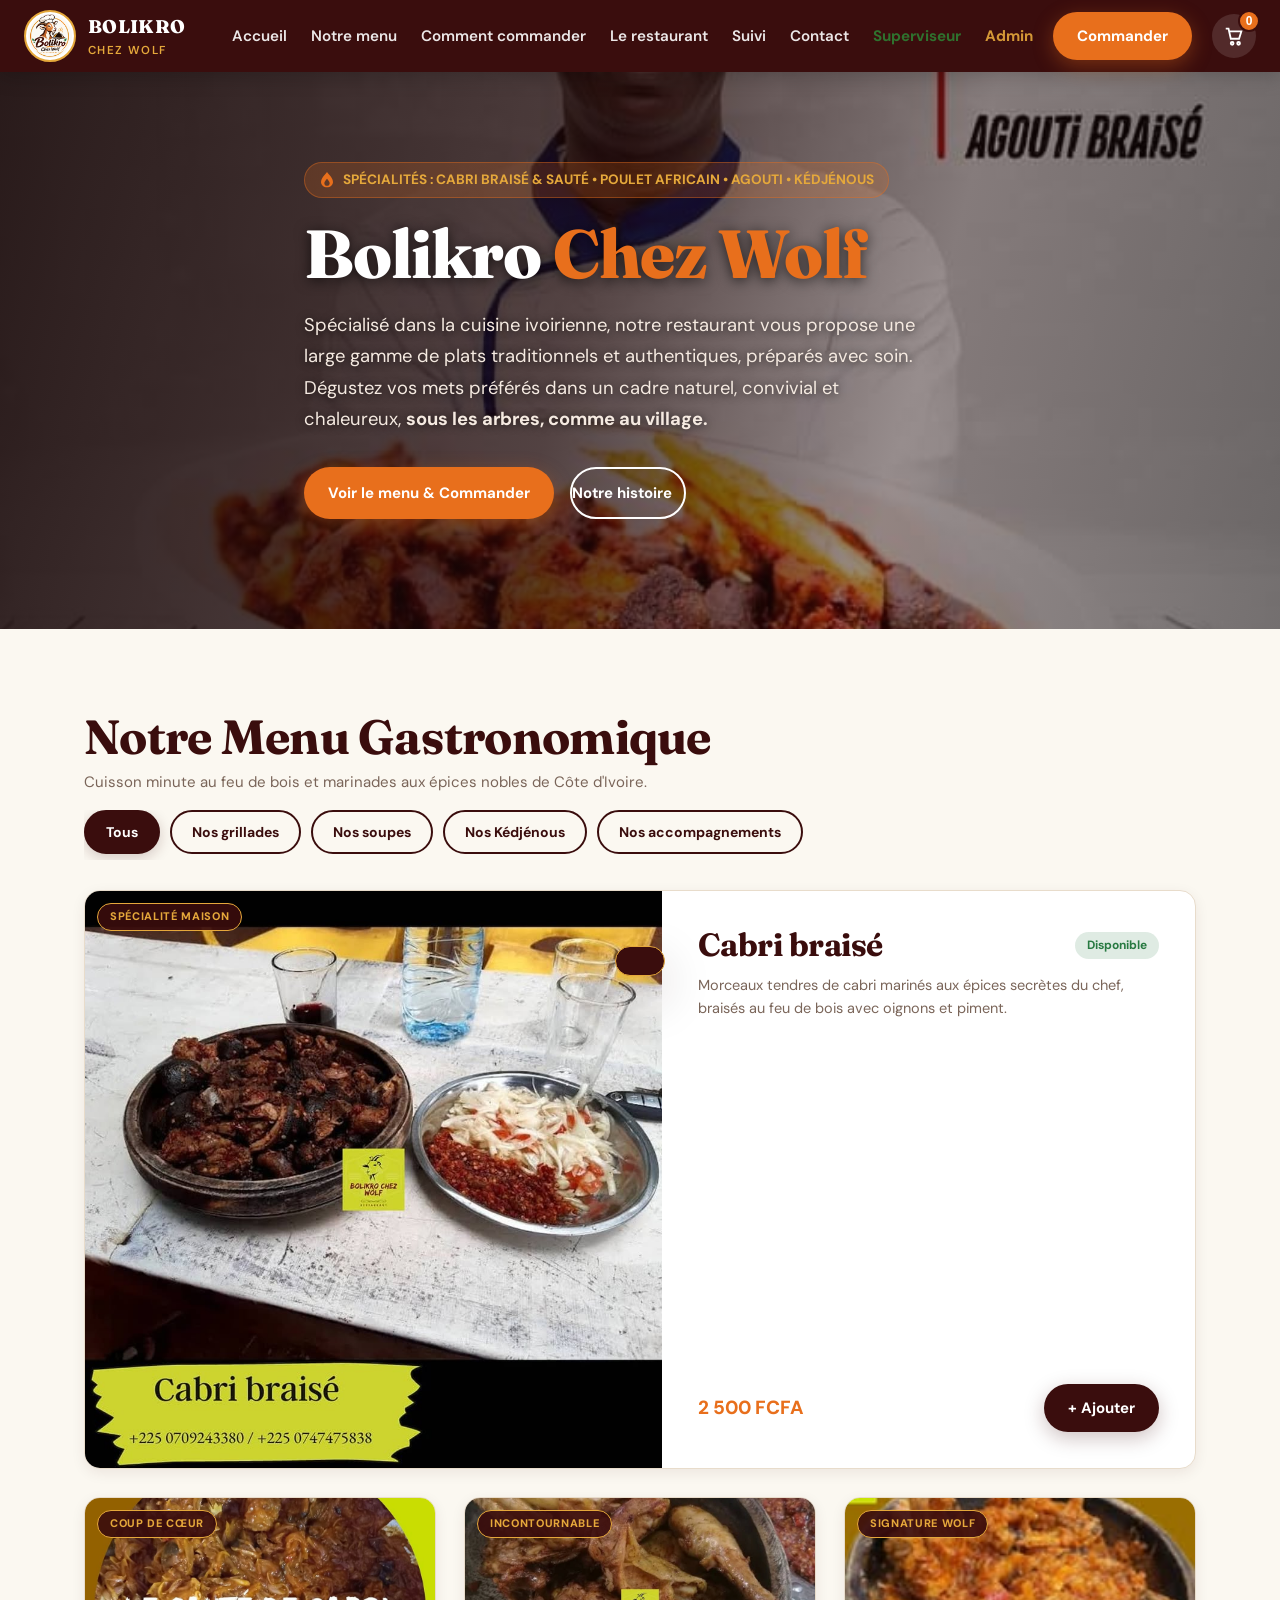
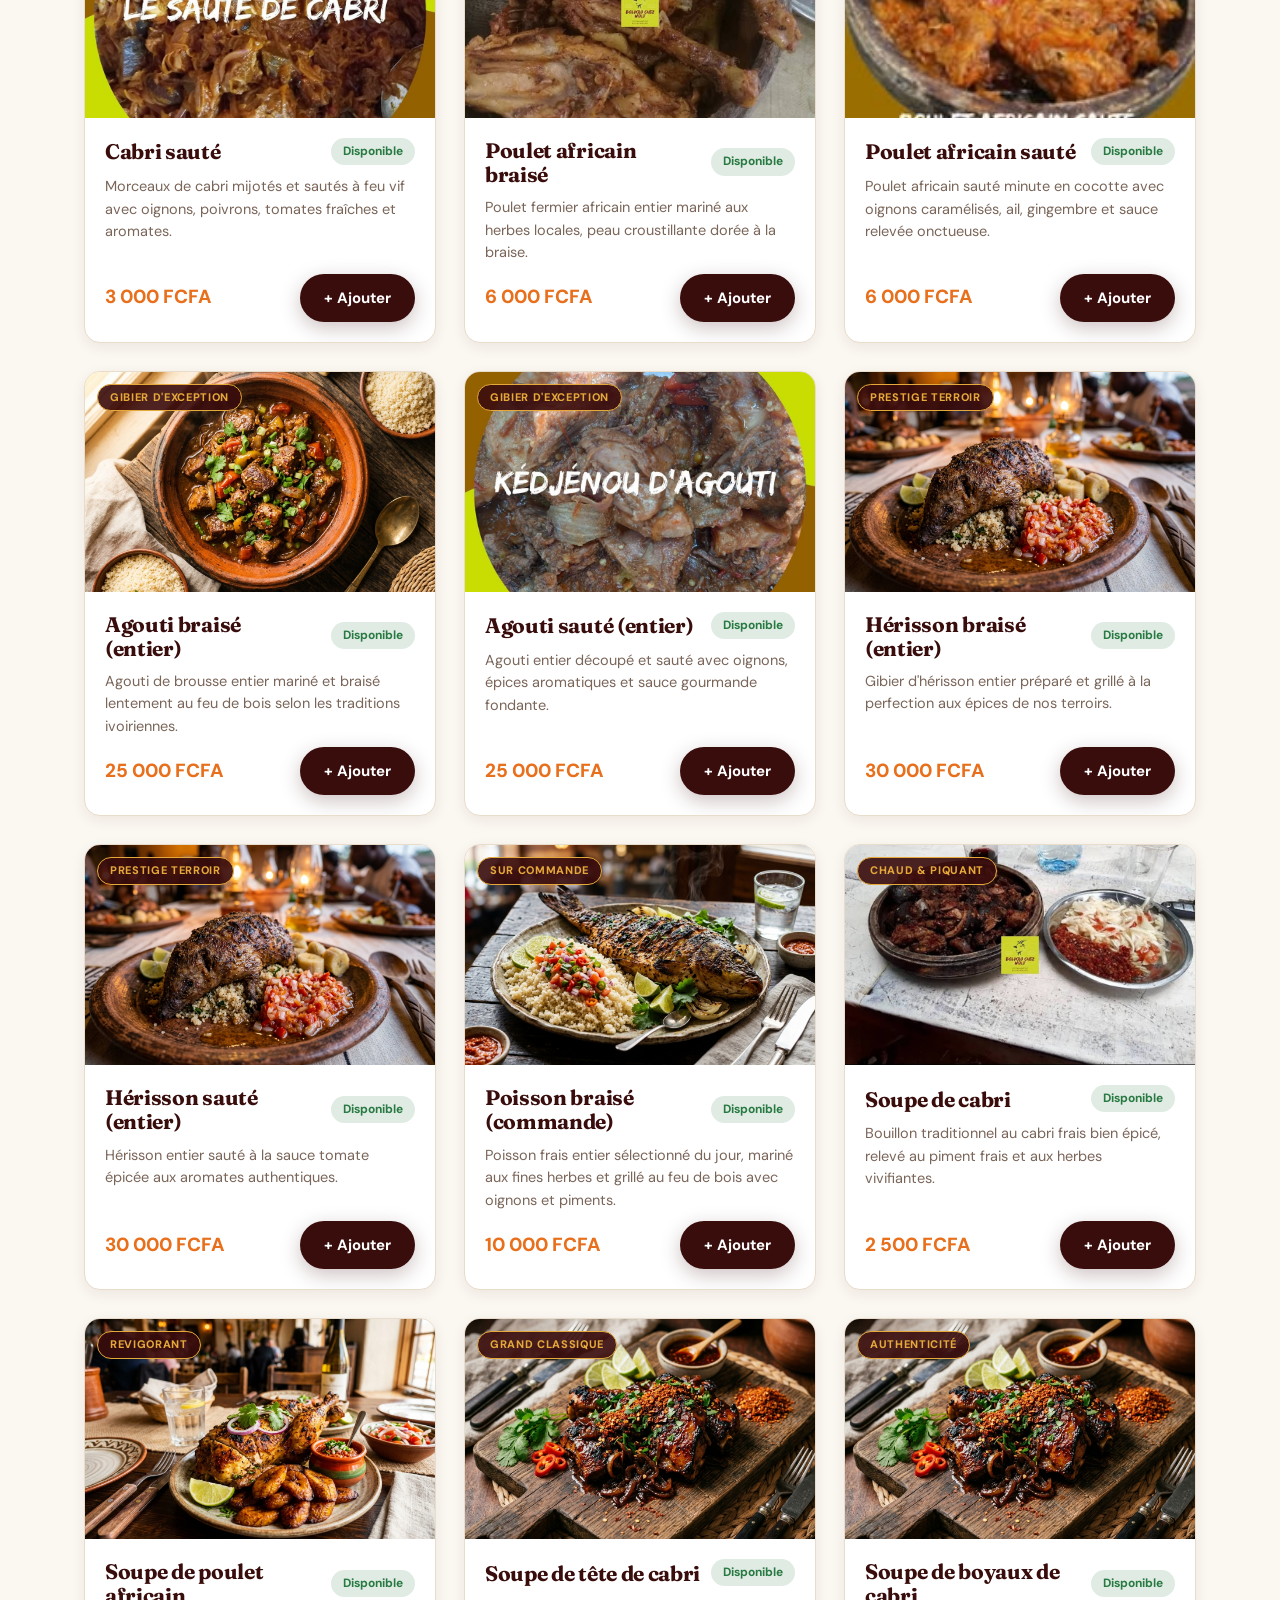
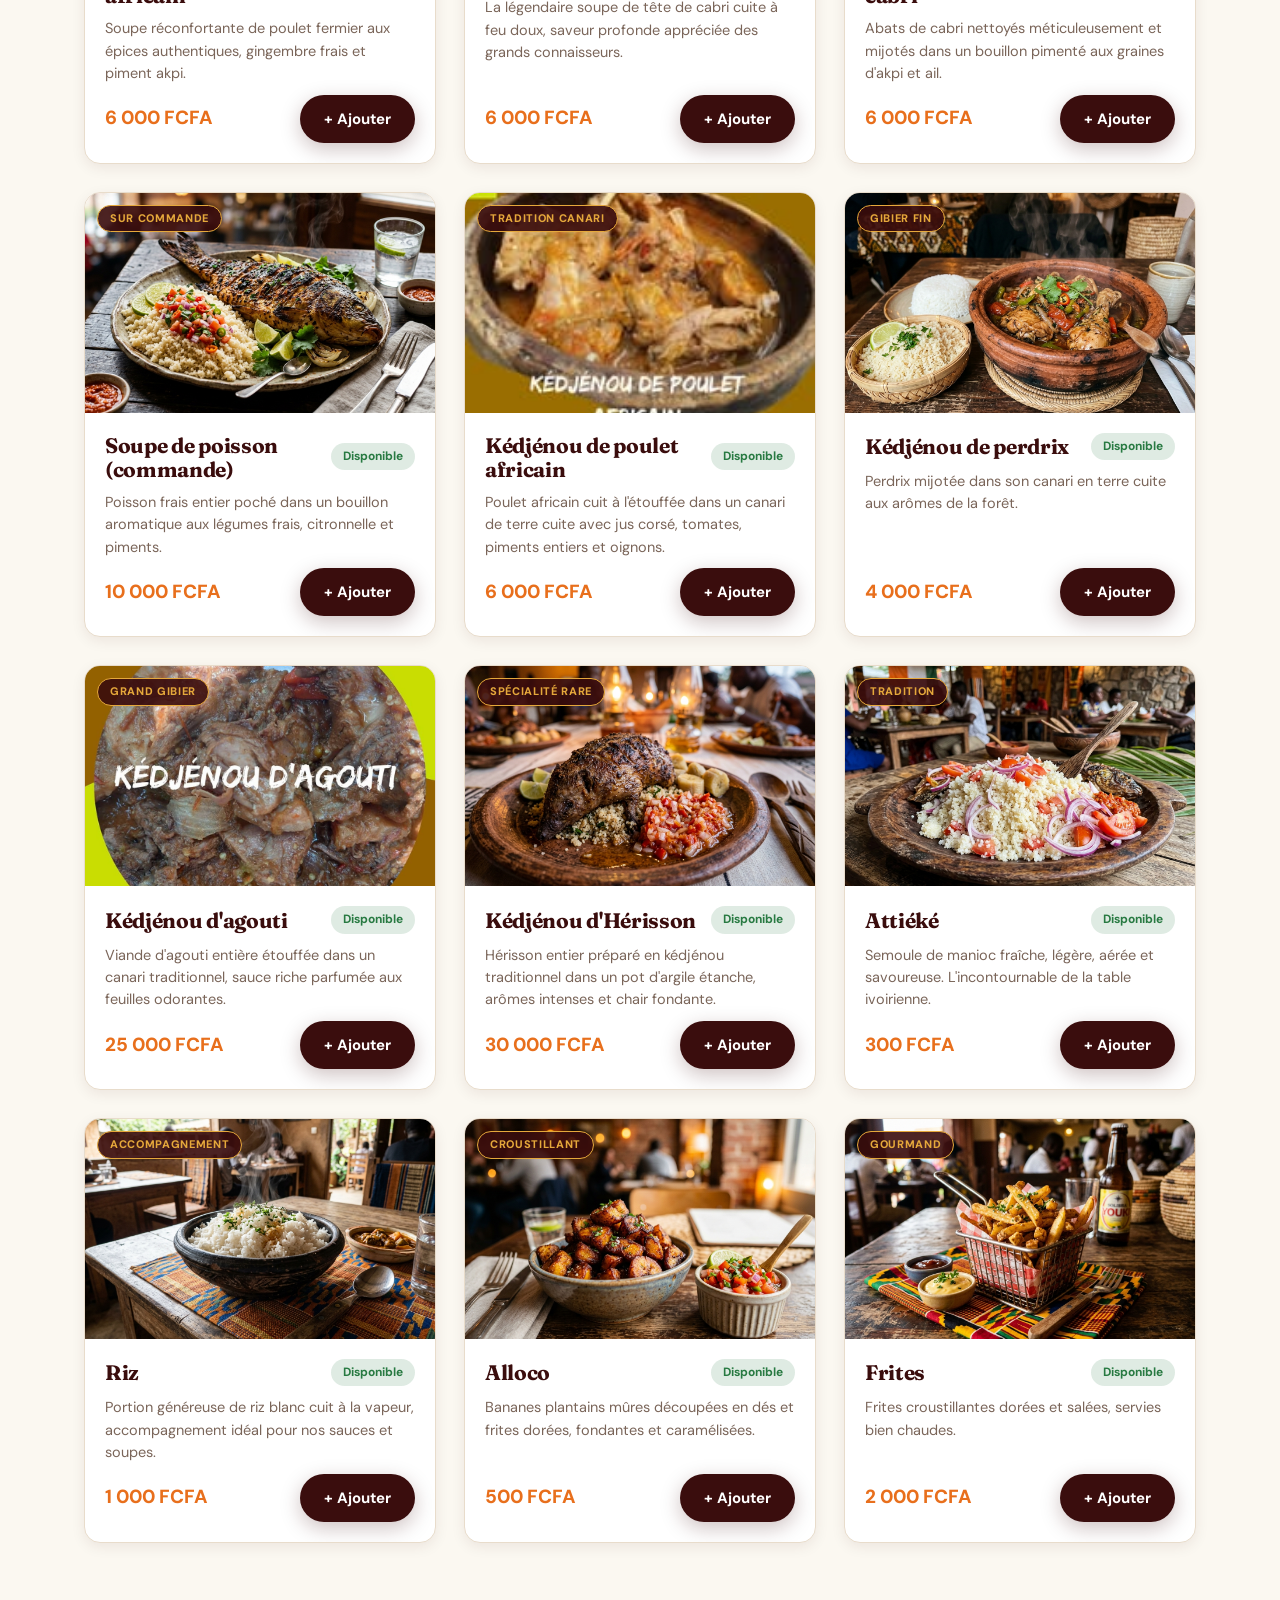
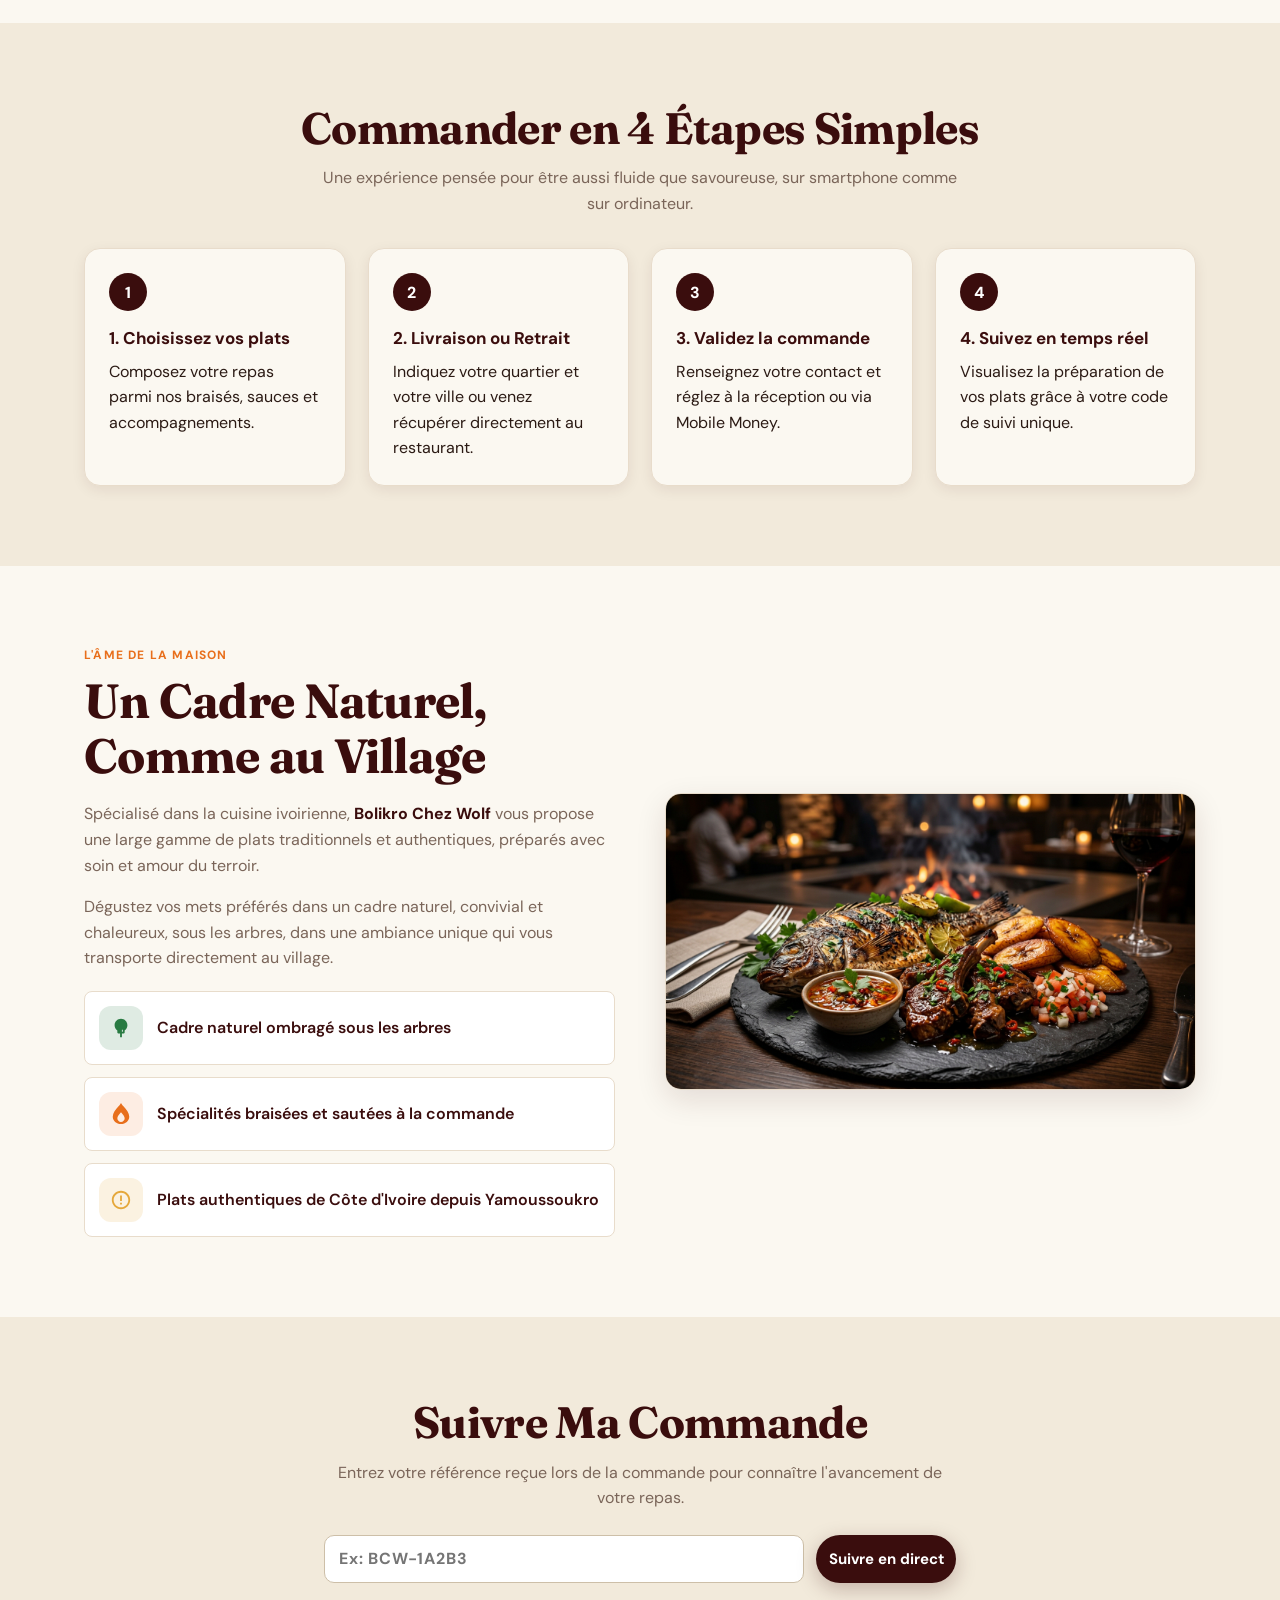
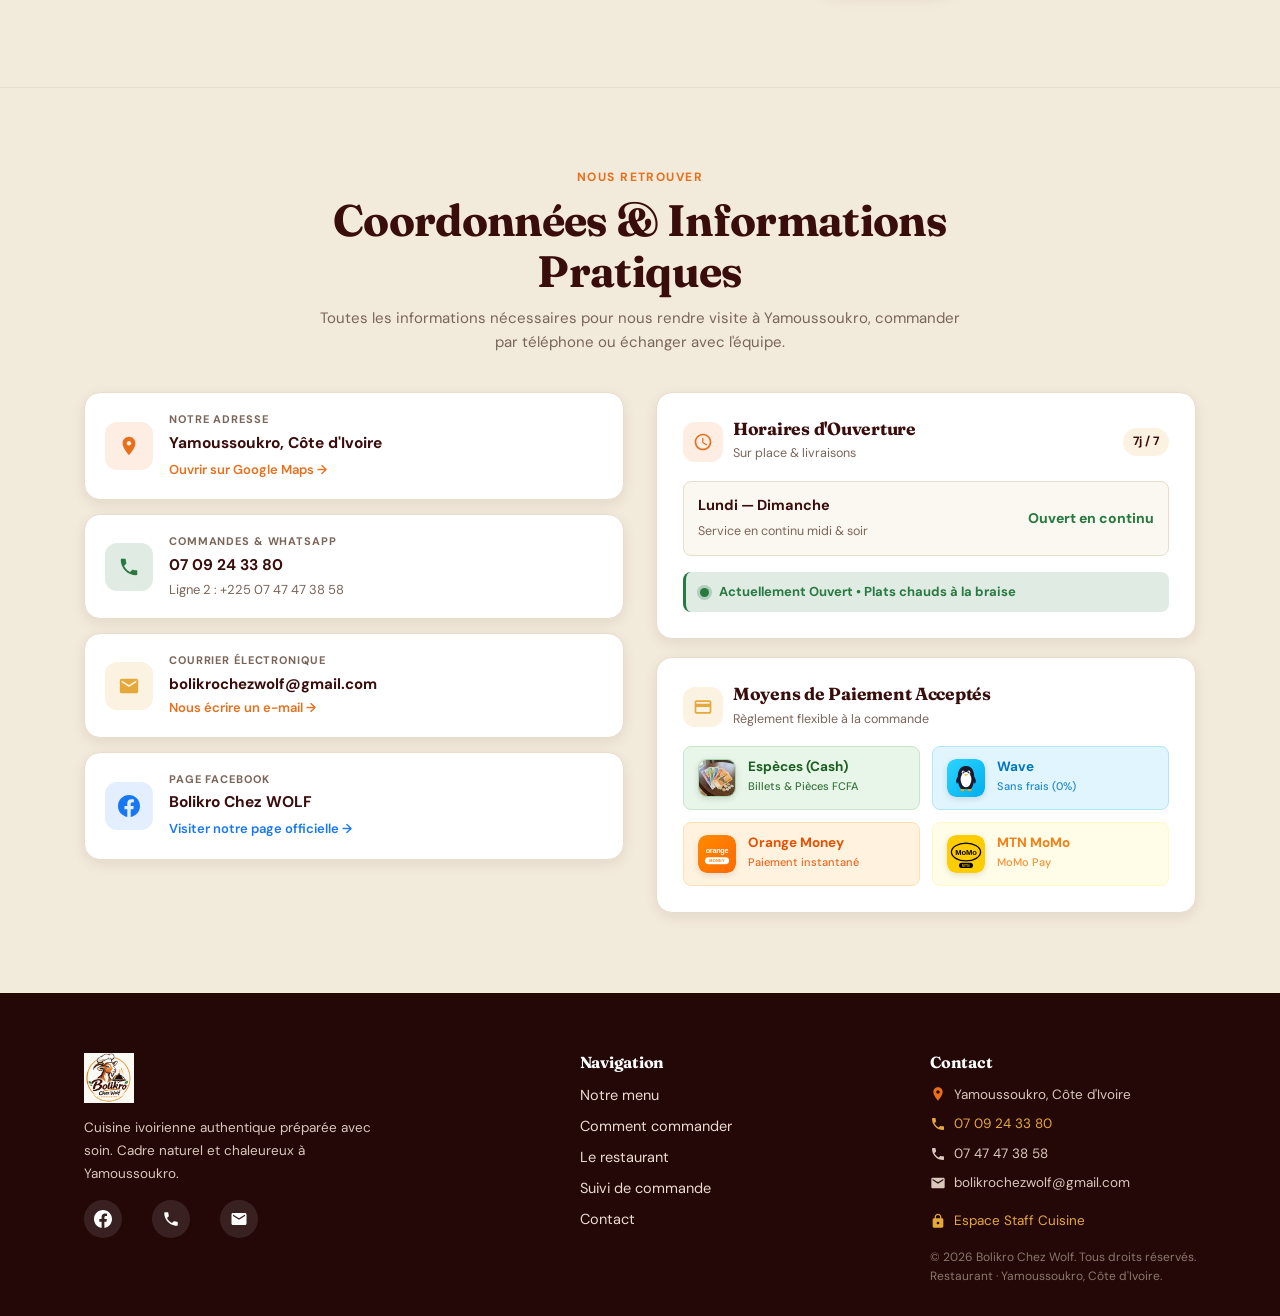
<file: index.html>
<!doctype html>
<html lang="fr">

<head>
  <meta charset="utf-8">
  <meta name="viewport" content="width=device-width, initial-scale=1">
  <title>Bolikro Chez Wolf · Restaurant Gastronomique Ivoirien — Yamoussoukro</title>
  <meta name="description"
    content="Restaurant Bolikro Chez Wolf à Yamoussoukro, Côte d'Ivoire. Cuisine ivoirienne authentique : cabri braisé, poulet africain, carpe braisée, agouti sauté. Ambiance naturelle et conviviale, comme au village.">

  <link rel="preconnect" href="https://fonts.googleapis.com">
  <link rel="preconnect" href="https://fonts.gstatic.com" crossorigin>
  <link
    href="https://fonts.googleapis.com/css2?family=DM+Sans:ital,opsz,wght@0,9..40,400..800;1,9..40,400..800&family=Fraunces:ital,opsz,wght@0,9..144,600..900;1,9..144,600..900&display=swap"
    rel="stylesheet">

  <link rel="icon" href="assets/images/logo.png">
  <link rel="stylesheet" href="assets/css/style.css?v=14">
</head>

<body>

  <!-- =========================================================================
       NAVIGATION BAR
       ========================================================================= -->
  <header class="nav">
    <a class="brand" href="#accueil" title="Bolikro Chez Wolf">
      <img src="assets/images/logo.png" alt="Logo Bolikro Chez Wolf">
      <div class="brand-text">
        <span class="brand-title">BOLIKRO</span>
        <span class="brand-sub">Chez Wolf</span>
      </div>
    </a>

    <nav id="nav-links" aria-label="Navigation principale">
      <a href="#accueil">Accueil</a>
      <a href="#menu">Notre menu</a>
      <a href="#etapes">Comment commander</a>
      <a href="#apropos">Le restaurant</a>
      <a href="#suivi">Suivi</a>
      <a href="#contact">Contact</a>
      <a href="superviseur.html" style="color: #2e7d32; font-weight: 700;">Superviseur</a>
      <a href="admin.html" style="color: var(--gold); font-weight: 700;">Admin</a>
    </nav>

    <a class="btn" href="#menu">Commander</a>

    <button class="cart" id="cartBtn" aria-label="Ouvrir le panier">
      <svg width="22" height="22" viewBox="0 0 24 24" fill="none" stroke="currentColor" stroke-width="2">
        <path d="M3 4h3l2.5 11h9L20 7H7" />
        <circle cx="10" cy="20" r="1.5" />
        <circle cx="17" cy="20" r="1.5" />
      </svg>
      <b id="cnt">0</b>
    </button>

    <button id="burger" aria-label="Menu Mobile">☰</button>
  </header>

  <!-- =========================================================================
       MAIN CONTENT
       ========================================================================= -->
  <main>
    <!-- HERO SECTION -->
    <section class="hero" id="accueil">
      <!-- Carrousel de fond -->
      <div class="hero-carousel" aria-hidden="true">
        <div class="hero-slide active" style="background-image:url('assets/images/hero_bolikro_affiche.jpg')"></div>
        <div class="hero-slide" style="background-image:url('assets/images/hero.jpg')"></div>
        <div class="hero-slide" style="background-image:url('assets/images/cabri.jpg')"></div>
        <div class="hero-slide" style="background-image:url('assets/images/carpe.jpg')"></div>
        <div class="hero-slide" style="background-image:url('assets/images/poulet.jpg')"></div>
      </div>
      <div class="hero-overlay" aria-hidden="true"></div>
      <div class="wrap">
        <div>
          <div
            style="display:inline-flex; align-items:center; gap:8px; background:rgba(232,111,28,0.2); border:1px solid rgba(232,111,28,0.4); padding:6px 14px; border-radius:999px; font-size:0.85rem; font-weight:700; color:var(--gold); margin-bottom:16px;">
            <svg width="16" height="16" viewBox="0 0 24 24" fill="var(--or)">
              <path
                d="M12 23c-4.97 0-9-3.58-9-8 0-4.08 3.05-7.74 6.32-11.45C10 2.8 11.2 1.5 12 0c.8 1.5 2 2.8 2.68 3.55C17.95 7.26 21 10.92 21 15c0 4.42-4.03 8-9 8zm0-13c-2.33 2.67-4 4.88-4 6.75 0 2.21 1.79 4 4 4s4-1.79 4-4c0-1.87-1.67-4.08-4-6.75z" />
            </svg>
            <span>SPÉCIALITÉS : CABRI BRAISÉ & SAUTÉ • POULET AFRICAIN • AGOUTI • KÉDJÉNOUS</span>
          </div>
          <h1>
            Bolikro <span>Chez Wolf</span>
          </h1>
          <p>
            Spécialisé dans la cuisine ivoirienne, notre restaurant vous propose une large gamme de plats traditionnels
            et authentiques, préparés avec soin. Dégustez vos mets préférés dans un cadre naturel, convivial et
            chaleureux, <strong>sous les arbres, comme au village.</strong>
          </p>
          <div class="acts">
            <a class="btn" href="#menu">Voir le menu & Commander</a>
            <a class="btn ln" href="#apropos">Notre histoire</a>
          </div>
        </div>
      </div>
    </section>


    <!-- SECTION MENU -->
    <section id="menu">
      <div class="wrap">
        <div class="sec-h">
          <div>
            <h2>Notre Menu Gastronomique</h2>
            <p style="color:var(--mu); margin-top:6px; font-size:15px;">Cuisson minute au feu de bois et marinades aux
              épices nobles de Côte d'Ivoire.</p>
          </div>
          <div class="tabs" id="tabs" role="group" aria-label="Catégories du menu"></div>
        </div>

        <div class="grid" id="grid">
          <!-- Injecté dynamiquement par app.js -->
        </div>
      </div>
    </section>

    <!-- SECTION 4 ÉTAPES -->
    <section class="soft" id="etapes">
      <div class="wrap">
        <h2 style="font-size:clamp(30px,4vw,44px); text-align:center; margin-bottom:12px;">Commander en 4 Étapes Simples
        </h2>
        <p style="text-align:center; color:var(--mu); max-width:60ch; margin:auto;">Une expérience pensée pour être
          aussi fluide que savoureuse, sur smartphone comme sur ordinateur.</p>

        <ol class="steps">
          <li>
            <b>1. Choisissez vos plats</b>
            Composez votre repas parmi nos braisés, sauces et accompagnements.
          </li>
          <li>
            <b>2. Livraison ou Retrait</b>
            Indiquez votre quartier et votre ville ou venez récupérer directement au restaurant.
          </li>
          <li>
            <b>3. Validez la commande</b>
            Renseignez votre contact et réglez à la réception ou via Mobile Money.
          </li>
          <li>
            <b>4. Suivez en temps réel</b>
            Visualisez la préparation de vos plats grâce à votre code de suivi unique.
          </li>
        </ol>
      </div>
    </section>

    <!-- LE RESTAURANT / À PROPOS -->
    <section id="apropos">
      <div class="wrap two">
        <div>
          <span
            style="color:var(--or); font-weight:700; text-transform:uppercase; font-size:12px; letter-spacing:0.1em; display:block; margin-bottom:8px;">L'Âme
            de la Maison</span>
          <h2 style="font-size:clamp(32px,4vw,48px); margin-bottom:18px;">Un Cadre Naturel, Comme au Village</h2>
          <p style="color:var(--mu); font-size:16px; margin-bottom:16px;">
            Spécialisé dans la cuisine ivoirienne, <strong style="color:var(--ink);">Bolikro Chez Wolf</strong> vous
            propose une large gamme de plats traditionnels et authentiques, préparés avec soin et amour du terroir.
          </p>
          <p style="color:var(--mu); font-size:16px; margin-bottom:20px;">
            Dégustez vos mets préférés dans un cadre naturel, convivial et chaleureux, sous les arbres, dans une
            ambiance unique qui vous transporte directement au village.
          </p>
          <div style="display:flex; flex-direction:column; gap:12px;">
            <div
              style="display:flex; align-items:center; gap:14px; padding:14px; background:#FFF; border-radius:var(--r-sm); border:1px solid var(--border);">
              <span class="contact-ico" style="background:var(--lf-soft); color:var(--lf);">
                <svg width="22" height="22" viewBox="0 0 24 24" fill="currentColor">
                  <path
                    d="M12 2C8.13 2 5 5.13 5 9c0 2.38 1.19 4.47 3 5.74V17c0 .55.45 1 1 1h2v4h2v-4h2c.55 0 1-.45 1-1v-2.26c1.81-1.27 3-3.36 3-5.74 0-3.87-3.13-7-7-7zm-1 14h-1v-2.2c.62.13 1.28.2 2 .2s1.38-.07 2-.2V16h-1v-2.07c1.78-.34 3.2-1.74 3.73-3.53C17.06 7.6 14.77 5.09 12 5.09S6.94 7.6 6.27 10.4c.53 1.79 1.95 3.19 3.73 3.53V16z" />
                </svg>
              </span>
              <span style="font-weight:600; color:var(--ink);">Cadre naturel ombragé sous les arbres</span>
            </div>
            <div
              style="display:flex; align-items:center; gap:14px; padding:14px; background:#FFF; border-radius:var(--r-sm); border:1px solid var(--border);">
              <span class="contact-ico" style="background:rgba(232,111,28,0.12); color:var(--or);">
                <svg width="22" height="22" viewBox="0 0 24 24" fill="currentColor">
                  <path
                    d="M12 23c-4.97 0-9-3.58-9-8 0-4.08 3.05-7.74 6.32-11.45C10 2.8 11.2 1.5 12 0c.8 1.5 2 2.8 2.68 3.55C17.95 7.26 21 10.92 21 15c0 4.42-4.03 8-9 8zm0-13c-2.33 2.67-4 4.88-4 6.75 0 2.21 1.79 4 4 4s4-1.79 4-4c0-1.87-1.67-4.08-4-6.75z" />
                </svg>
              </span>
              <span style="font-weight:600; color:var(--ink);">Spécialités braisées et sautées à la commande</span>
            </div>
            <div
              style="display:flex; align-items:center; gap:14px; padding:14px; background:#FFF; border-radius:var(--r-sm); border:1px solid var(--border);">
              <span class="contact-ico" style="background:var(--gold-soft); color:var(--gold);">
                <svg width="22" height="22" viewBox="0 0 24 24" fill="currentColor">
                  <path
                    d="M12 2C6.48 2 2 6.48 2 12s4.48 10 10 10 10-4.48 10-10S17.52 2 12 2zm0 18c-4.41 0-8-3.59-8-8s3.59-8 8-8 8 3.59 8 8-3.59 8-8 8zm-1-13h2v6h-2zm0 8h2v2h-2z" />
                </svg>
              </span>
              <span style="font-weight:600; color:var(--ink);">Plats authentiques de Côte d'Ivoire depuis
                Yamoussoukro</span>
            </div>
          </div>
        </div>

        <div>
          <img src="assets/images/hero.jpg" alt="Ambiance Bolikro Chez Wolf, cadre naturel Yamoussoukro"
            style="border-radius:var(--r); box-shadow:var(--shadow-md); border:1px solid var(--border);">
        </div>
      </div>
    </section>

    <!-- SUIVI DE COMMANDE INTERACTIF -->
    <section class="soft" id="suivi">
      <div class="wrap" style="max-width:680px;">
        <h2 style="font-size:clamp(30px,4vw,44px); text-align:center; margin-bottom:12px;">Suivre Ma Commande</h2>
        <p style="text-align:center; color:var(--mu); margin-bottom:24px;">Entrez votre référence reçue lors de la
          commande pour connaître l'avancement de votre repas.</p>

        <form id="tf" class="track-form">
          <input id="num" placeholder="Ex: BCW-1A2B3" aria-label="Numéro de commande" autocomplete="off"
            style="font-weight:700; font-size:16px; letter-spacing:0.05em;">
          <button class="btn dk" style="min-width:140px;">Suivre en direct</button>
        </form>

        <div id="res" aria-live="polite" style="margin-top:24px;"></div>
      </div>
    </section>

    <!-- CONTACT & INFOS PRATIQUES -->
    <section id="contact" style="background: var(--iv2); border-top: 1px solid var(--border);">
      <div class="wrap">
        <div style="text-align:center; max-width:660px; margin:0 auto 38px;">
          <span
            style="color:var(--or); font-weight:700; text-transform:uppercase; font-size:12px; letter-spacing:0.12em; display:block; margin-bottom:8px;">Nous
            Retrouver</span>
          <h2 style="font-size:clamp(32px,4vw,44px); margin-bottom:10px;">Coordonnées & Informations Pratiques</h2>
          <p style="color:var(--mu); font-size:15px; margin:0;">Toutes les informations nécessaires pour nous rendre
            visite à Yamoussoukro, commander par téléphone ou échanger avec l'équipe.</p>
        </div>

        <div class="contact-grid">
          <!-- Colonne 1 : Coordonnées Directes -->
          <div style="display:flex; flex-direction:column; gap:14px;">
            <a class="contact-card" href="https://maps.app.goo.gl/Gt6iu7Uzi5nmxgsb9" target="_blank" rel="noopener">
              <span class="contact-ico" style="background:rgba(232,111,28,0.12); color:var(--or);">
                <svg width="22" height="22" viewBox="0 0 24 24" fill="currentColor">
                  <path
                    d="M12 2C8.13 2 5 5.13 5 9c0 5.25 7 13 7 13s7-7.75 7-13c0-3.87-3.13-7-7-7zm0 9.5c-1.38 0-2.5-1.12-2.5-2.5s1.12-2.5 2.5-2.5 2.5 1.12 2.5 2.5-1.12 2.5-2.5 2.5z" />
                </svg>
              </span>
              <div style="flex:1;">
                <span
                  style="font-size:11px; text-transform:uppercase; letter-spacing:0.08em; color:var(--mu); font-weight:700; display:block;">Notre
                  Adresse</span>
                <strong style="color:var(--ink); font-size:15.5px; display:block; margin-top:2px;">Yamoussoukro, Côte
                  d'Ivoire</strong>
                <span
                  style="color:var(--or); font-size:13px; font-weight:600; display:inline-flex; align-items:center; gap:4px; margin-top:2px;">Ouvrir
                  sur Google Maps →</span>
              </div>
            </a>

            <a class="contact-card" href="tel:+2250709243380">
              <span class="contact-ico" style="background:var(--lf-soft); color:var(--lf);">
                <svg width="22" height="22" viewBox="0 0 24 24" fill="currentColor">
                  <path
                    d="M6.62 10.79c1.44 2.83 3.76 5.14 6.59 6.59l2.2-2.2c.27-.27.67-.36 1.02-.24 1.12.37 2.33.57 3.57.57.55 0 1 .45 1 1V20c0 .55-.45 1-1 1-9.39 0-17-7.61-17-17 0-.55.45-1 1-1h3.5c.55 0 1 .45 1 1 0 1.25.2 2.45.57 3.57.11.35.03.74-.25 1.02l-2.2 2.2z" />
                </svg>
              </span>
              <div style="flex:1;">
                <span
                  style="font-size:11px; text-transform:uppercase; letter-spacing:0.08em; color:var(--mu); font-weight:700; display:block;">Commandes
                  & WhatsApp</span>
                <strong style="color:var(--ink); font-size:15.5px; display:block; margin-top:2px;">07 09 24 33
                  80</strong>
                <span style="color:var(--mu); font-size:13px; display:block; margin-top:2px;">Ligne 2 : +225 07 47 47 38
                  58</span>
              </div>
            </a>

            <a class="contact-card" href="mailto:bolikrochezwolf@gmail.com">
              <span class="contact-ico" style="background:var(--gold-soft); color:var(--gold);">
                <svg width="22" height="22" viewBox="0 0 24 24" fill="currentColor">
                  <path
                    d="M20 4H4c-1.1 0-1.99.9-1.99 2L2 18c0 1.1.9 2 2 2h16c1.1 0 2-.9 2-2V6c0-1.1-.9-2-2-2zm0 4l-8 5-8-5V6l8 5 8-5v2z" />
                </svg>
              </span>
              <div style="flex:1;">
                <span
                  style="font-size:11px; text-transform:uppercase; letter-spacing:0.08em; color:var(--mu); font-weight:700; display:block;">Courrier
                  Électronique</span>
                <strong
                  style="color:var(--ink); font-size:15px; display:block; margin-top:2px; word-break:break-all;">bolikrochezwolf@gmail.com</strong>
                <span style="color:var(--or); font-size:13px; font-weight:600; margin-top:2px; display:block;">Nous
                  écrire un e-mail →</span>
              </div>
            </a>

            <a class="contact-card" href="https://www.facebook.com/Bolikroyakrochezwolf/" target="_blank"
              rel="noopener">
              <span class="contact-ico" style="background:rgba(24, 119, 242, 0.12); color:#1877F2;">
                <svg width="22" height="22" viewBox="0 0 24 24" fill="currentColor">
                  <path
                    d="M24 12.073c0-6.627-5.373-12-12-12s-12 5.373-12 12c0 5.99 4.388 10.954 10.125 11.854v-8.385H7.078v-3.47h3.047V9.43c0-3.007 1.792-4.669 4.533-4.669 1.312 0 2.686.235 2.686.235v2.953H15.83c-1.491 0-1.956.925-1.956 1.874v2.25h3.328l-.532 3.47h-2.796v8.385C19.612 23.027 24 18.062 24 12.073z" />
                </svg>
              </span>
              <div style="flex:1;">
                <span
                  style="font-size:11px; text-transform:uppercase; letter-spacing:0.08em; color:var(--mu); font-weight:700; display:block;">Page
                  Facebook</span>
                <strong style="color:var(--ink); font-size:15.5px; display:block; margin-top:2px;">Bolikro Chez
                  WOLF</strong>
                <span
                  style="color:#1877F2; font-size:13px; font-weight:600; display:inline-flex; align-items:center; gap:4px; margin-top:2px;">Visiter
                  notre page officielle →</span>
              </div>
            </a>
          </div>

          <!-- Colonne 2 : Horaires & Moyens de Paiement -->
          <div style="display:flex; flex-direction:column; gap:18px;">
            <!-- Carte Horaires -->
            <div class="contact-info-box">
              <div style="display:flex; align-items:center; justify-content:space-between; gap:12px; flex-wrap:wrap;">
                <div style="display:flex; align-items:center; gap:10px;">
                  <span class="contact-ico"
                    style="width:40px; height:40px; background:rgba(232,111,28,0.12); color:var(--or);">
                    <svg width="20" height="20" viewBox="0 0 24 24" fill="currentColor">
                      <path
                        d="M11.99 2C6.47 2 2 6.48 2 12s4.47 10 9.99 10C17.52 22 22 17.52 22 12S17.52 2 11.99 2zM12 20c-4.42 0-8-3.58-8-8s3.58-8 8-8 8 3.58 8 8-3.58 8-8 8zm.5-13H11v6l5.25 3.15.75-1.23-4.5-2.67z" />
                    </svg>
                  </span>
                  <div>
                    <h3 style="font-size:17.5px; margin:0; color:var(--ink);">Horaires d'Ouverture</h3>
                    <small style="color:var(--mu); font-size:12.5px;">Sur place & livraisons</small>
                  </div>
                </div>
                <span
                  style="padding:4px 10px; background:var(--gold-soft); color:var(--ink); border-radius:999px; font-weight:700; font-size:12px;">7j
                  / 7</span>
              </div>

              <div
                style="display:flex; justify-content:space-between; align-items:center; padding:12px 14px; background:var(--iv); border-radius:var(--r-sm); border:1px solid var(--border);">
                <div>
                  <strong style="color:var(--ink); font-size:14.5px; display:block;">Lundi — Dimanche</strong>
                  <span style="color:var(--mu); font-size:12.5px;">Service en continu midi & soir</span>
                </div>
                <span style="color:var(--lf); font-weight:800; font-size:14px;">Ouvert en continu</span>
              </div>

              <div
                style="padding:10px 14px; background:var(--lf-soft); border-radius:var(--r-sm); border-left:3px solid var(--lf); display:flex; align-items:center; gap:10px;">
                <span
                  style="width:9px; height:9px; border-radius:50%; background:var(--lf); display:inline-block; box-shadow:0 0 0 3px rgba(40,122,66,0.25);"></span>
                <span style="color:var(--lf); font-weight:700; font-size:13px;">Actuellement Ouvert • Plats chauds à la
                  braise</span>
              </div>
            </div>

            <!-- Carte Moyens de Paiement -->
            <div class="contact-info-box">
              <div style="display:flex; align-items:center; gap:10px;">
                <span class="contact-ico"
                  style="width:40px; height:40px; background:var(--gold-soft); color:var(--gold);">
                  <svg width="20" height="20" viewBox="0 0 24 24" fill="currentColor">
                    <path
                      d="M20 4H4c-1.11 0-1.99.89-1.99 2L2 18c0 1.11.89 2 2 2h16c1.11 0 2-.89 2-2V6c0-1.11-.89-2-2-2zm0 14H4v-6h16v6zm0-10H4V6h16v2z" />
                  </svg>
                </span>
                <div>
                  <h3 style="font-size:17.5px; margin:0; color:var(--ink);">Moyens de Paiement Acceptés</h3>
                  <small style="color:var(--mu); font-size:12.5px;">Règlement flexible à la commande</small>
                </div>
              </div>

              <div class="pay-grid">
                <div class="pay-item pay-cash">
                  <img src="assets/images/argent_espece.jpg" alt="Billets de banque FCFA réels (Espèces)">
                  <div>
                    <span style="display:block; line-height:1.2;">Espèces (Cash)</span>
                    <small style="font-size:11px; opacity:0.85; font-weight:500;">Billets & Pièces FCFA</small>
                  </div>
                </div>

                <div class="pay-item pay-wave">
                  <img src="assets/images/logo_wave.svg" alt="Logo officiel Wave">
                  <div>
                    <span style="display:block; line-height:1.2;">Wave</span>
                    <small style="font-size:11px; opacity:0.85; font-weight:500;">Sans frais (0%)</small>
                  </div>
                </div>

                <div class="pay-item pay-orange">
                  <img src="assets/images/logo_orange.svg" alt="Logo officiel Orange Money">
                  <div>
                    <span style="display:block; line-height:1.2;">Orange Money</span>
                    <small style="font-size:11px; opacity:0.85; font-weight:500;">Paiement instantané</small>
                  </div>
                </div>

                <div class="pay-item pay-mtn">
                  <img src="assets/images/logo_mtn.svg" alt="Logo officiel MTN MoMo">
                  <div>
                    <span style="display:block; line-height:1.2;">MTN MoMo</span>
                    <small style="font-size:11px; opacity:0.85; font-weight:500;">MoMo Pay</small>
                  </div>
                </div>
              </div>
            </div>
          </div>
        </div>
      </div>
    </section>
  </main>

  <!-- =========================================================================
       FOOTER
       ========================================================================= -->
  <footer>
    <div class="wrap">
      <div>
        <div style="display:flex; align-items:center; gap:12px; margin-bottom:14px;">
          <img src="assets/images/logo.png" alt="Logo Bolikro Chez Wolf" style="height:50px; width:auto;">
        </div>
        <p style="max-width:35ch; color:#D9C8BB; font-size:13.5px; line-height:1.7; margin-bottom:14px;">
          Cuisine ivoirienne authentique préparée avec soin. Cadre naturel et chaleureux à Yamoussoukro.
        </p>
        <div style="display:flex; gap:12px;">
          <a class="soc-btn" href="https://www.facebook.com/Bolikroyakrochezwolf/" target="_blank" rel="noopener"
            aria-label="Facebook">
            <svg width="18" height="18" viewBox="0 0 24 24" fill="currentColor">
              <path
                d="M24 12.073c0-6.627-5.373-12-12-12s-12 5.373-12 12c0 5.99 4.388 10.954 10.125 11.854v-8.385H7.078v-3.47h3.047V9.43c0-3.007 1.792-4.669 4.533-4.669 1.312 0 2.686.235 2.686.235v2.953H15.83c-1.491 0-1.956.925-1.956 1.874v2.25h3.328l-.532 3.47h-2.796v8.385C19.612 23.027 24 18.062 24 12.073z" />
            </svg>
          </a>
          <a class="soc-btn" href="tel:+2250709243380" aria-label="Téléphone">
            <svg width="18" height="18" viewBox="0 0 24 24" fill="currentColor">
              <path
                d="M6.62 10.79c1.44 2.83 3.76 5.14 6.59 6.59l2.2-2.2c.27-.27.67-.36 1.02-.24 1.12.37 2.33.57 3.57.57.55 0 1 .45 1 1V20c0 .55-.45 1-1 1-9.39 0-17-7.61-17-17 0-.55.45-1 1-1h3.5c.55 0 1 .45 1 1 0 1.25.2 2.45.57 3.57.11.35.03.74-.25 1.02l-2.2 2.2z" />
            </svg>
          </a>
          <a class="soc-btn" href="mailto:bolikrochezwolf@gmail.com" aria-label="Email">
            <svg width="18" height="18" viewBox="0 0 24 24" fill="currentColor">
              <path
                d="M20 4H4c-1.1 0-1.99.9-1.99 2L2 18c0 1.1.9 2 2 2h16c1.1 0 2-.9 2-2V6c0-1.1-.9-2-2-2zm0 4l-8 5-8-5V6l8 5 8-5v2z" />
            </svg>
          </a>
        </div>
      </div>

      <div>
        <h4 style="color:#FFF; margin-bottom:12px; font-size:16px;">Navigation</h4>
        <div style="display:flex; flex-direction:column; gap:8px;">
          <a href="#menu">Notre menu</a>
          <a href="#etapes">Comment commander</a>
          <a href="#apropos">Le restaurant</a>
          <a href="#suivi">Suivi de commande</a>
          <a href="#contact">Contact</a>
        </div>
      </div>

      <div>
        <h4 style="color:#FFF; margin-bottom:12px; font-size:16px;">Contact</h4>
        <div style="display:flex; flex-direction:column; gap:8px; color:#D9C8BB; font-size:13.5px;">
          <span style="display:inline-flex; align-items:center; gap:8px;">
            <svg width="16" height="16" viewBox="0 0 24 24" fill="var(--or)">
              <path
                d="M12 2C8.13 2 5 5.13 5 9c0 5.25 7 13 7 13s7-7.75 7-13c0-3.87-3.13-7-7-7zm0 9.5c-1.38 0-2.5-1.12-2.5-2.5s1.12-2.5 2.5-2.5 2.5 1.12 2.5 2.5-1.12 2.5-2.5 2.5z" />
            </svg>
            Yamoussoukro, Côte d'Ivoire
          </span>
          <a href="tel:+2250709243380" style="color:#E5A83B; display:inline-flex; align-items:center; gap:8px;">
            <svg width="16" height="16" viewBox="0 0 24 24" fill="currentColor">
              <path
                d="M6.62 10.79c1.44 2.83 3.76 5.14 6.59 6.59l2.2-2.2c.27-.27.67-.36 1.02-.24 1.12.37 2.33.57 3.57.57.55 0 1 .45 1 1V20c0 .55-.45 1-1 1-9.39 0-17-7.61-17-17 0-.55.45-1 1-1h3.5c.55 0 1 .45 1 1 0 1.25.2 2.45.57 3.57.11.35.03.74-.25 1.02l-2.2 2.2z" />
            </svg>
            07 09 24 33 80
          </a>
          <a href="tel:+2250747473858" style="color:#D9C8BB; display:inline-flex; align-items:center; gap:8px;">
            <svg width="16" height="16" viewBox="0 0 24 24" fill="currentColor">
              <path
                d="M6.62 10.79c1.44 2.83 3.76 5.14 6.59 6.59l2.2-2.2c.27-.27.67-.36 1.02-.24 1.12.37 2.33.57 3.57.57.55 0 1 .45 1 1V20c0 .55-.45 1-1 1-9.39 0-17-7.61-17-17 0-.55.45-1 1-1h3.5c.55 0 1 .45 1 1 0 1.25.2 2.45.57 3.57.11.35.03.74-.25 1.02l-2.2 2.2z" />
            </svg>
            07 47 47 38 58
          </a>
          <a href="mailto:bolikrochezwolf@gmail.com"
            style="color:#D9C8BB; display:inline-flex; align-items:center; gap:8px;">
            <svg width="16" height="16" viewBox="0 0 24 24" fill="currentColor">
              <path
                d="M20 4H4c-1.1 0-1.99.9-1.99 2L2 18c0 1.1.9 2 2 2h16c1.1 0 2-.9 2-2V6c0-1.1-.9-2-2-2zm0 4l-8 5-8-5V6l8 5 8-5v2z" />
            </svg>
            bolikrochezwolf@gmail.com
          </a>
          <a href="admin.html"
            style="color:var(--gold); margin-top:8px; display:inline-flex; align-items:center; gap:8px;">
            <svg width="16" height="16" viewBox="0 0 24 24" fill="currentColor">
              <path
                d="M18 8h-1V6c0-2.76-2.24-5-5-5S7 3.24 7 6v2H6c-1.1 0-2 .9-2 2v10c0 1.1.9 2 2 2h12c1.1 0 2-.9 2-2V10c0-1.1-.9-2-2-2zm-6 9c-1.1 0-2-.9-2-2s.9-2 2-2 2 .9 2 2-.9 2-2 2zm3.1-9H8.9V6c0-1.71 1.39-3.1 3.1-3.1 1.71 0 3.1 1.39 3.1 3.1v2z" />
            </svg>
            Espace Staff Cuisine
          </a>
        </div>
        <span style="font-size:12px; color:#8A7869; display:block; margin-top:16px; line-height:1.6;">
          © 2026 Bolikro Chez Wolf. Tous droits réservés.<br>
          Restaurant · Yamoussoukro, Côte d'Ivoire.
        </span>
      </div>
    </div>
  </footer>

  <!-- =========================================================================
       DRAWER PANIER
       ========================================================================= -->
  <div id="ov"></div>
  <aside id="drawer" aria-label="Panier">
    <header>
      <h2>Votre Panier</h2>
      <button class="x" id="cl">Fermer</button>
    </header>
    <div id="lines"></div>
    <footer>
      <div class="tot">
        <span>Sous-total</span>
        <span id="sub">0 FCFA</span>
      </div>
      <button class="btn" id="go" style="width:100%;">Valider la commande</button>
    </footer>
  </aside>

  <!-- =========================================================================
       MODALE DE VALIDATION DE COMMANDE (3 ÉTAPES)
       ========================================================================= -->
  <dialog id="co">
    <div class="dh">
      <h2>Valider ma commande</h2>
      <button id="cc" aria-label="Fermer">×</button>
    </div>

    <div class="db">
      <!-- Barre d'avancement des étapes -->
      <div class="prog">
        <i id="p1" class="on"></i>
        <i id="p2"></i>
        <i id="p3"></i>
      </div>

      <!-- Étape 1 : Coordonnées -->
      <div id="s1">
        <label for="nom">Nom et Prénom *</label>
        <input id="nom" autocomplete="name" placeholder="Ex: Jean-Marc Koffi">

        <label for="tel">Téléphone (WhatsApp & Appels) *</label>
        <input id="tel" type="tel" inputmode="tel" autocomplete="tel" placeholder="07 00 00 00 00">
      </div>

      <!-- Étape 2 : Mode de réception & Adresse -->
      <div id="s2" hidden>
        <label>Mode de réception</label>
        <div class="opts">
          <label>
            <input type="radio" name="mode" value="livraison" checked> Livraison
          </label>
          <label>
            <input type="radio" name="mode" value="retrait"> Retrait au restaurant
          </label>
        </div>

        <div id="addr">
          <label for="qua">Quartier / Commune *</label>
          <input id="qua" placeholder="Ex: Cocody Angré, Marcory, Plateau...">

          <label for="adr">Adresse précise & repère *</label>
          <input id="adr" placeholder="Ex: Non loin de la pharmacie, portail noir">
        </div>

        <label for="nte">Instructions pour la cuisine (facultatif)</label>
        <textarea id="nte" rows="2" placeholder="Ex: Piment bien relevé, découpe spécifique..."></textarea>
      </div>

      <!-- Étape 3 : Récapitulatif & Paiement -->
      <div id="s3" hidden>
        <div class="sum" id="recap"></div>

        <label>Mode de règlement</label>
        <div class="opts">
          <label style="display:flex; align-items:center; gap:10px;">
            <input type="radio" name="pay" value="cash" checked>
            <img src="assets/images/argent_espece.jpg" alt="Espèces"
              style="width:28px; height:28px; border-radius:6px; object-fit:cover; border:1px solid #C8E6C9;">
            <span>Espèces (Payer à la réception)</span>
          </label>
          <label style="display:flex; align-items:center; gap:10px;">
            <input type="radio" name="pay" value="mobile">
            <span style="display:inline-flex; gap:5px; align-items:center;">
              <img src="assets/images/logo_wave.svg" alt="Wave" style="width:24px; height:24px; border-radius:6px;">
              <img src="assets/images/logo_orange.svg" alt="Orange Money"
                style="width:24px; height:24px; border-radius:6px;">
              <img src="assets/images/logo_mtn.svg" alt="MTN MoMo" style="width:24px; height:24px; border-radius:6px;">
            </span>
            <span>Mobile Money (Wave / Orange / MTN)</span>
          </label>
        </div>

        <div class="note">
          <strong>Note de paiement :</strong> En cas de paiement Mobile Money, le prestataire sécurisé valide la
          transaction avant remise du colis.
        </div>
      </div>

      <p class="err" id="err" role="alert"></p>

      <div class="da">
        <button class="btn ln" id="back" style="color:var(--ink);">Retour</button>
        <button class="btn" id="next">Continuer</button>
      </div>
    </div>
  </dialog>

  <!-- Notification Toast -->
  <div id="toast" role="status"></div>

  <!-- Scripts -->
  <script src="assets/js/core.js?v=8"></script>
  <script src="assets/js/security.js"></script>
  <script src="assets/js/app.js?v=8"></script>
  <script>
    // Carrousel hero — défilement toutes les 5s
    (function () {
      const slides = document.querySelectorAll('.hero-slide');
      if (!slides.length) return;
      let i = 0;
      setInterval(function () {
        slides[i].classList.remove('active');
        i = (i + 1) % slides.length;
        slides[i].classList.add('active');
      }, 5000);
    })();
  </script>
</body>

</html>
</file>
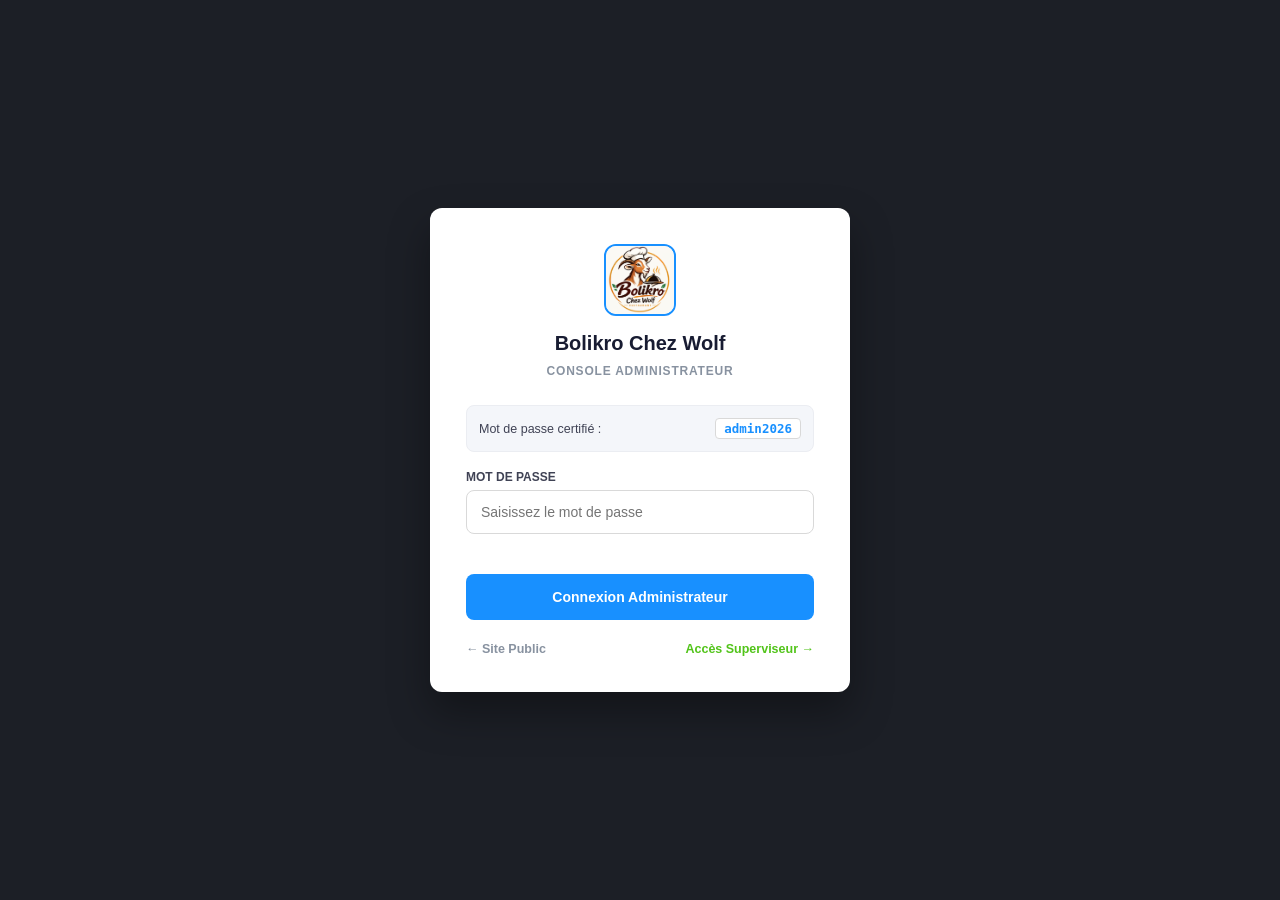
<file: admin.html>
<!doctype html>
<html lang="fr">
<head>
  <meta charset="utf-8">
  <meta name="viewport" content="width=device-width, initial-scale=1">
  <title>Dashboard Administrateur · Bolikro Chez Wolf</title>
  <meta name="robots" content="noindex, nofollow">
  
  <link rel="icon" href="assets/images/logo.png">
  <link rel="stylesheet" href="assets/css/lead-mlm-reproduction.css">
</head>
<body class="lead-dashboard-mode">

  <div id="app">
    <!-- Application Lead Dashboard injectée par admin.js -->
  </div>

  <script src="assets/js/core.js"></script>
  <script src="assets/js/security.js"></script>
  <script src="assets/js/admin-demo-data.js"></script>
  <script src="assets/js/admin.js"></script>
</body>
</html>
</file>
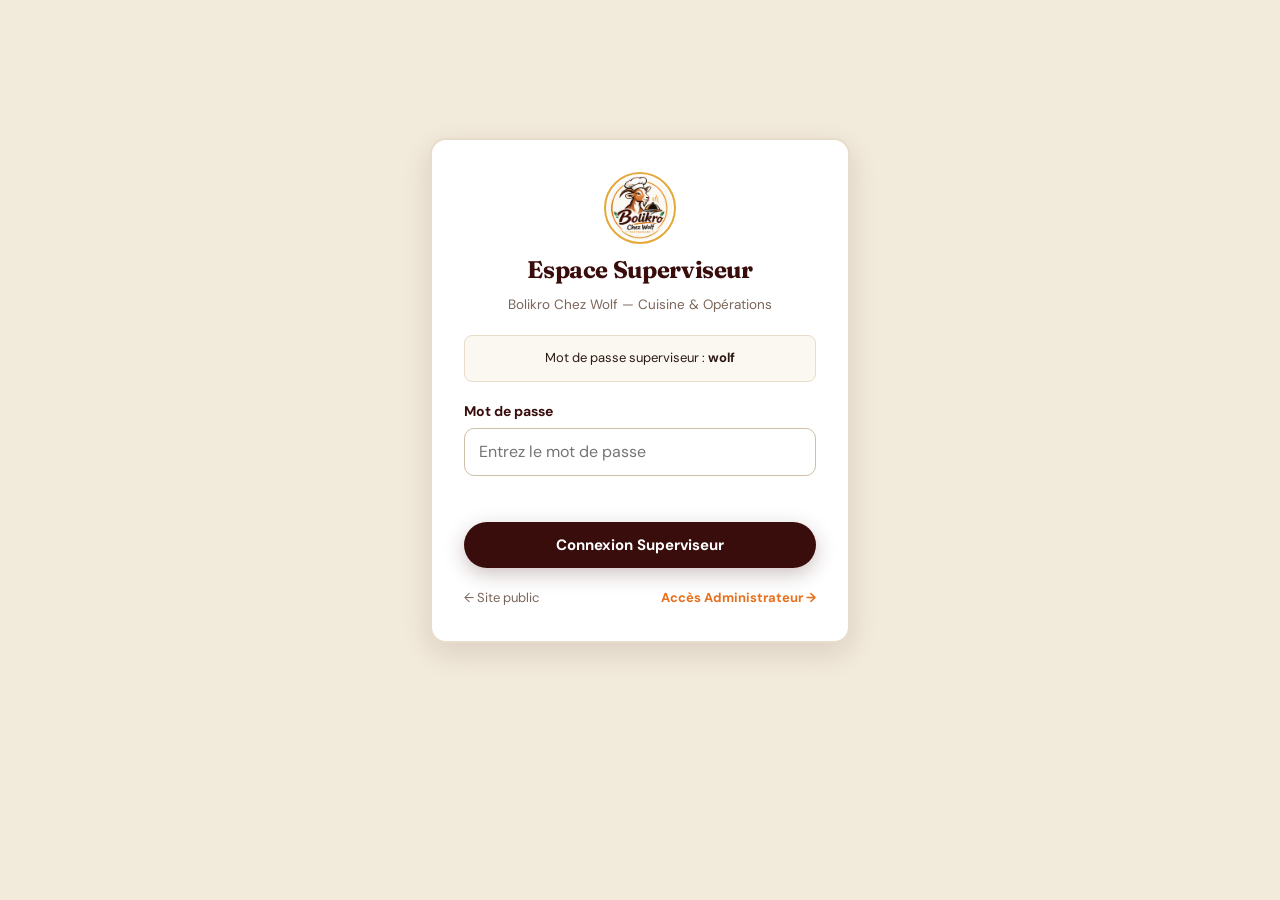
<file: superviseur.html>
<!doctype html>
<html lang="fr">
<head>
  <meta charset="utf-8">
  <meta name="viewport" content="width=device-width, initial-scale=1">
  <title>Supervision Commandes & Cuisine · Bolikro Chez Wolf</title>
  <meta name="robots" content="noindex, nofollow">
  
  <link rel="preconnect" href="https://fonts.googleapis.com">
  <link rel="preconnect" href="https://fonts.gstatic.com" crossorigin>
  <link href="https://fonts.googleapis.com/css2?family=DM+Sans:ital,opsz,wght@0,9..40,400..800;1,9..40,400..800&family=Fraunces:ital,opsz,wght@0,9..144,600..900;1,9..144,600..900&display=swap" rel="stylesheet">
  
  <link rel="icon" href="assets/images/logo.png">
  <link rel="stylesheet" href="assets/css/style.css">
</head>
<body style="background: var(--iv2);">

  <div class="adm" id="app">
    <!-- Application interactive chargée dynamiquement par superviseur.js -->
  </div>

  <script src="assets/js/core.js"></script>
  <script src="assets/js/security.js"></script>
  <script src="assets/js/superviseur.js"></script>
</body>
</html>
</file>
<file: assets/css/style.css>
/* ==========================================================================
   BOLIKRO CHEZ WOLF — LUXURY GASTRONOMY DESIGN SYSTEM (MODÈLE FINAL)
   Inspiré du modèle de référence bolikro avec la charte officielle du logo
   ========================================================================== */

@import url('https://fonts.googleapis.com/css2?family=DM+Sans:ital,opsz,wght@0,9..40,400..800;1,9..40,400..800&family=Fraunces:ital,opsz,wght@0,9..144,600..900;1,9..144,600..900&display=swap');

:root {
  /* Charte Graphique Officielle extraite du Logo */
  --ink: #3A0D0D;            /* Marron chocolat foncé profond signature */
  --ink2: #240808;           /* Fond sombre ultra-riche */
  --or: #E86F1C;             /* Orange braisé vif (CTA & accents) */
  --or2: #C75B10;            /* Orange braisé soutenu */
  --or-glow: rgba(232, 111, 28, 0.35);
  
  --gold: #E5A83B;           /* Ambre dorée (cloche & badges) */
  --gold-soft: rgba(229, 168, 59, 0.15);

  --lf: #287A42;             /* Vert feuille du logo */
  --lf-soft: rgba(40, 122, 66, 0.15);

  --iv: #FBF8F1;             /* Ivoire crème très doux */
  --iv2: #F2EADB;            /* Crème fond secondaire */
  --tx: #2B1A14;             /* Texte foncé lisible */
  --mu: #7A6559;             /* Texte atténué */

  --border: #E8DCCB;
  --border-focus: var(--or);
  --r: 16px;
  --r-sm: 8px;
  --r-full: 9999px;

  /* Typographie */
  --f1: 'Fraunces', Georgia, serif;
  --f2: 'DM Sans', system-ui, -apple-system, sans-serif;

  /* Ombres */
  --shadow-sm: 0 4px 14px rgba(58, 13, 13, 0.08);
  --shadow-md: 0 10px 30px rgba(58, 13, 13, 0.12);
  --shadow-lg: 0 20px 50px rgba(36, 8, 8, 0.22);
}

* {
  box-sizing: border-box;
  margin: 0;
  padding: 0;
}

html {
  scroll-behavior: smooth;
  scroll-padding-top: 80px;
}

body {
  font-family: var(--f2);
  color: var(--tx);
  background: var(--iv);
  line-height: 1.6;
  overflow-x: hidden;
  -webkit-font-smoothing: antialiased;
}

img {
  max-width: 100%;
  display: block;
}

a {
  color: inherit;
  text-decoration: none;
  transition: all 0.25s ease;
}

:focus-visible {
  outline: 3px solid var(--or);
  outline-offset: 3px;
}

h1, h2, h3, h4 {
  font-family: var(--f1);
  line-height: 1.15;
  letter-spacing: -0.015em;
  color: var(--ink);
}

.wrap {
  max-width: 1160px;
  margin: auto;
  padding: 0 24px;
}

section {
  padding: 80px 0;
}

/* Boutons */
.btn {
  display: inline-flex;
  align-items: center;
  justify-content: center;
  gap: 10px;
  min-height: 48px;
  padding: 0 24px;
  border: 0;
  border-radius: var(--r-full);
  background: var(--or);
  color: #FFF;
  font: 700 15px var(--f2);
  text-decoration: none;
  cursor: pointer;
  transition: all 0.25s ease;
  box-shadow: 0 6px 20px var(--or-glow);
  white-space: nowrap;
}

.btn:hover {
  background: #FA7F28;
  transform: translateY(-2px);
  box-shadow: 0 8px 24px rgba(232, 111, 28, 0.45);
}

.btn.dk {
  background: var(--ink);
  color: #FFF;
  box-shadow: 0 6px 20px rgba(58, 13, 13, 0.25);
}
.btn.dk:hover {
  background: var(--ink2);
}

.btn.ln {
  background: none;
  border: 2px solid currentColor;
  color: inherit;
  box-shadow: none;
}
.btn.ln:hover {
  background: rgba(255, 255, 255, 0.1);
}

.btn.gold {
  background: var(--gold);
  color: var(--ink2);
}

.btn[disabled] {
  opacity: 0.5;
  cursor: not-allowed;
  transform: none !important;
  box-shadow: none !important;
}

/* Header & Navigation */
.nav {
  position: sticky;
  top: 0;
  z-index: 100;
  display: flex;
  align-items: center;
  gap: 20px;
  padding: 10px 24px;
  background: var(--ink);
  color: #FFF;
  box-shadow: 0 4px 20px rgba(0, 0, 0, 0.2);
}

.brand {
  display: flex;
  align-items: center;
  gap: 12px;
}

.brand img {
  height: 52px;
  width: auto;
  border-radius: 50%;
  background: #FFF;
  padding: 2px;
  border: 2px solid var(--gold);
  transition: transform 0.3s ease;
}
.brand:hover img {
  transform: scale(1.05);
}

.brand-text {
  display: flex;
  flex-direction: column;
}
.brand-title {
  font-family: var(--f1);
  font-size: 1.15rem;
  font-weight: 800;
  color: #FFF;
  letter-spacing: 0.02em;
}
.brand-sub {
  font-size: 0.72rem;
  text-transform: uppercase;
  letter-spacing: 0.12em;
  color: var(--gold);
  font-weight: 600;
}

.nav nav {
  display: flex;
  gap: 24px;
  margin-left: auto;
}

.nav nav a {
  text-decoration: none;
  font-weight: 600;
  font-size: 0.95rem;
  opacity: 0.9;
  position: relative;
  padding: 6px 0;
}
.nav nav a:hover {
  color: var(--or);
  opacity: 1;
}

.cart, #burger {
  position: relative;
  width: 44px;
  height: 44px;
  border: 0;
  border-radius: 50%;
  background: rgba(255, 255, 255, 0.12);
  color: #FFF;
  cursor: pointer;
  display: grid;
  place-items: center;
  transition: all 0.2s ease;
}
.cart:hover, #burger:hover {
  background: rgba(255, 255, 255, 0.22);
}

#burger {
  display: none;
  font-size: 20px;
}

.cart b {
  position: absolute;
  top: -4px;
  right: -4px;
  min-width: 22px;
  height: 22px;
  border-radius: 11px;
  background: var(--or);
  color: #FFF;
  font-size: 12px;
  font-weight: 800;
  display: grid;
  place-items: center;
  border: 2px solid var(--ink);
}

/* Hero Section */
.hero {
  position: relative;
  background-color: #1c0606;
  color: #FFF;
  padding: 90px 0 110px;
  overflow: hidden;
  min-height: 500px;
}

/* Carrousel de fond */
.hero-carousel {
  position: absolute;
  inset: 0;
  z-index: 0;
}

.hero-slide {
  position: absolute;
  inset: 0;
  background-size: cover;
  background-position: center center;
  background-repeat: no-repeat;
  opacity: 0;
  transition: opacity 1.2s ease-in-out;
}

.hero-slide.active {
  opacity: 1;
}

/* Overlay sombre pour lisibilité du texte */
.hero-overlay {
  position: absolute;
  inset: 0;
  z-index: 1;
  background: linear-gradient(
    105deg,
    rgba(20, 4, 4, 0.90) 0%,
    rgba(28, 6, 6, 0.75) 45%,
    rgba(28, 6, 6, 0.45) 70%,
    rgba(10, 2, 2, 0.55) 100%
  );
  pointer-events: none;
}

.hero .wrap {
  position: relative;
  z-index: 2;
  max-width: 720px;
}

.hero h1 {
  font-size: clamp(38px, 5.5vw, 68px);
  font-weight: 800;
  color: #FFF;
  margin-bottom: 12px;
  text-shadow: 0 2px 14px rgba(0, 0, 0, 0.7);
}

.hero h1 span {
  color: var(--or);
  text-shadow: 0 2px 14px rgba(0, 0, 0, 0.7);
}

.hero p {
  max-width: 48ch;
  margin: 18px 0 32px;
  color: #F5EAE1;
  font-size: 1.15rem;
  line-height: 1.7;
  text-shadow: 0 1px 8px rgba(0, 0, 0, 0.7);
}

.hero .acts {
  display: flex;
  gap: 16px;
  flex-wrap: wrap;
}


/* Section Menu */
.sec-h {
  display: flex;
  justify-content: space-between;
  align-items: flex-end;
  gap: 16px;
  flex-wrap: wrap;
  margin-bottom: 30px;
}

.sec-h h2 {
  font-size: clamp(32px, 4.2vw, 48px);
}

.tabs {
  display: flex;
  gap: 10px;
  overflow-x: auto;
  padding-bottom: 6px;
}

.tabs button {
  flex: none;
  min-height: 44px;
  padding: 0 20px;
  border-radius: var(--r-full);
  border: 2px solid var(--ink);
  background: none;
  font: 700 14px var(--f2);
  color: var(--ink);
  cursor: pointer;
  transition: all 0.2s ease;
}

.tabs button:hover {
  background: var(--iv2);
}

.tabs button[aria-pressed=true] {
  background: var(--ink);
  color: #FFF;
  box-shadow: 0 4px 14px rgba(58, 13, 13, 0.2);
}

/* Grille de plats gastronomiques */
.grid {
  display: grid;
  grid-template-columns: repeat(auto-fill, minmax(280px, 1fr));
  gap: 28px;
  margin-top: 24px;
}

.card {
  background: #FFF;
  border-radius: var(--r);
  overflow: hidden;
  display: flex;
  flex-direction: column;
  border: 1px solid var(--border);
  box-shadow: var(--shadow-sm);
  transition: all 0.35s ease;
  position: relative;
}

.card:hover {
  transform: translateY(-5px);
  box-shadow: var(--shadow-md);
  border-color: var(--gold);
}

.card.big {
  grid-column: 1 / -1;
  flex-direction: row;
}

.card-img-wrap {
  width: 100%;
  height: 220px;
  overflow: hidden;
  position: relative;
  background: #1B1714;
}

.card.big .card-img-wrap {
  flex: 1.25;
  height: auto;
  min-height: 320px;
}

.card-img-wrap img {
  width: 100%;
  height: 100%;
  object-fit: cover;
  transition: transform 0.6s ease;
}

.card:hover .card-img-wrap img {
  transform: scale(1.06);
}

.card-badge {
  position: absolute;
  top: 12px;
  left: 12px;
  background: rgba(58, 13, 13, 0.9);
  color: var(--gold);
  border: 1px solid var(--gold);
  padding: 4px 12px;
  border-radius: var(--r-full);
  font-size: 11px;
  font-weight: 800;
  text-transform: uppercase;
  letter-spacing: 0.06em;
}

.bd {
  padding: 20px;
  display: flex;
  flex-direction: column;
  gap: 10px;
  flex: 1;
}

.card.big .bd {
  flex: 1;
  padding: 36px;
  justify-content: center;
}

.card.big h3 {
  font-size: 32px;
}

.bd h3 {
  font-size: 21px;
  color: var(--ink);
}

.bd p {
  color: var(--mu);
  font-size: 14.5px;
  line-height: 1.55;
  flex: 1;
}

.row {
  display: flex;
  justify-content: space-between;
  align-items: center;
  gap: 10px;
}

.price {
  font-weight: 800;
  font-size: 19px;
  color: var(--or);
  font-family: var(--f2);
}

.tag {
  font-size: 12px;
  font-weight: 700;
  padding: 4px 12px;
  border-radius: var(--r-full);
  background: var(--lf-soft);
  color: var(--lf);
  white-space: nowrap;
}

.tag.no {
  background: #FCE8E8;
  color: #B3261E;
}

/* Section Étapes & Process */
.soft {
  background: var(--iv2);
}

.steps {
  display: grid;
  grid-template-columns: repeat(4, 1fr);
  gap: 22px;
  list-style: none;
  padding: 0;
  counter-reset: s;
  margin-top: 32px;
}

.steps li {
  counter-increment: s;
  padding: 24px;
  background: var(--iv);
  border-radius: var(--r);
  border: 1px solid var(--border);
  box-shadow: var(--shadow-sm);
  transition: transform 0.25s ease;
}

.steps li:hover {
  transform: translateY(-4px);
}

.steps li::before {
  content: counter(s);
  display: grid;
  place-items: center;
  width: 38px;
  height: 38px;
  border-radius: 50%;
  background: var(--ink);
  color: #FFF;
  font-weight: 800;
  margin-bottom: 14px;
}

.steps li b {
  font-size: 17px;
  display: block;
  margin-bottom: 6px;
  color: var(--ink);
}

/* Sections Texte & Éditorial */
.two {
  display: grid;
  grid-template-columns: 1fr 1fr;
  gap: 50px;
  align-items: center;
}

.editorial-card {
  background: #FFF;
  padding: 32px;
  border-radius: var(--r);
  border: 1px solid var(--border);
  box-shadow: var(--shadow-sm);
}

.prov {
  border: 2px dashed var(--or);
  padding: 20px;
  border-radius: var(--r);
  color: var(--mu);
  font-size: 15px;
  background: #FFF9F2;
}

/* Suivi de Commande interactif */
.track-box {
  background: #FFF;
  padding: 32px;
  border-radius: var(--r);
  border: 1px solid var(--border);
  box-shadow: var(--shadow-md);
}

.track-form {
  display: flex;
  gap: 12px;
  align-items: stretch;
}

.tl {
  list-style: none;
  padding: 0;
  margin: 28px 0;
}

.tl li {
  position: relative;
  padding: 0 0 24px 42px;
  color: var(--mu);
  font-weight: 500;
}

.tl li::before {
  content: "";
  position: absolute;
  left: 0;
  top: 0;
  width: 26px;
  height: 26px;
  border-radius: 50%;
  background: #D8CBB6;
  border: 3px solid #FFF;
  box-shadow: 0 0 0 1px #D8CBB6;
}

.tl li::after {
  content: "";
  position: absolute;
  left: 12px;
  top: 26px;
  bottom: 0;
  width: 2px;
  background: #D8CBB6;
}

.tl li:last-child::after {
  display: none;
}

.tl li.ok {
  color: var(--tx);
  font-weight: 600;
}

.tl li.ok::before {
  background: var(--lf);
  box-shadow: 0 0 0 1px var(--lf);
}

.tl li.now {
  font-weight: 800;
  color: var(--ink);
}

.tl li.now::before {
  background: var(--or);
  box-shadow: 0 0 0 6px var(--or-glow);
}

.pill {
  display: inline-block;
  padding: 5px 14px;
  border-radius: var(--r-full);
  font-size: 13px;
  font-weight: 700;
  background: var(--iv2);
  margin-right: 8px;
}

.ico {
  display: inline-flex;
  align-items: center;
  justify-content: center;
  flex-shrink: 0;
  vertical-align: middle;
}

.ico svg {
  display: block;
}

/* Section Contact & Informations Pratiques Structurée */
.contact-grid {
  display: grid;
  grid-template-columns: 1fr 1fr;
  gap: 32px;
  align-items: start;
}

.contact-card {
  display: flex;
  align-items: center;
  gap: 16px;
  padding: 18px 20px;
  background: #FFF;
  border-radius: var(--r);
  border: 1px solid var(--border);
  box-shadow: var(--shadow-sm);
  text-decoration: none;
  color: inherit;
  transition: all 0.25s ease;
}

.contact-card:hover {
  transform: translateY(-3px);
  box-shadow: var(--shadow-md);
  border-color: var(--or);
}

.contact-card .contact-ico {
  width: 48px;
  height: 48px;
  border-radius: 12px;
  display: flex;
  align-items: center;
  justify-content: center;
  flex-shrink: 0;
  transition: all 0.25s ease;
}

.contact-card:hover .contact-ico {
  transform: scale(1.08);
}

.contact-info-box {
  background: #FFF;
  padding: 26px;
  border-radius: var(--r);
  border: 1px solid var(--border);
  box-shadow: var(--shadow-sm);
  display: flex;
  flex-direction: column;
  gap: 16px;
}

.pay-grid {
  display: grid;
  grid-template-columns: 1fr 1fr;
  gap: 12px;
}

.pay-item {
  display: flex;
  align-items: center;
  gap: 12px;
  padding: 12px 14px;
  border-radius: var(--r-sm);
  font-weight: 700;
  font-size: 13.5px;
  border: 1px solid transparent;
  transition: all 0.25s ease;
}

.pay-item:hover {
  transform: translateY(-2px);
  box-shadow: 0 4px 14px rgba(0, 0, 0, 0.08);
}

.pay-item img {
  width: 38px;
  height: 38px;
  border-radius: 9px;
  object-fit: cover;
  flex-shrink: 0;
  box-shadow: 0 2px 6px rgba(0, 0, 0, 0.12);
}

.pay-cash img {
  border: 1px solid #A5D6A7;
}

.pay-item svg {
  flex-shrink: 0;
}

@media (max-width: 860px) {
  .contact-grid {
    grid-template-columns: 1fr;
    gap: 24px;
  }
}

.pay-badge {
  display: inline-flex;
  align-items: center;
  gap: 8px;
  padding: 7px 14px;
  border-radius: var(--r-full);
  font-weight: 700;
  font-size: 13px;
  border: 1px solid transparent;
  transition: transform 0.2s ease;
}
.pay-badge:hover {
  transform: translateY(-1px);
}
.pay-badge svg {
  flex-shrink: 0;
}
.pay-cash {
  background: #E8F5E9;
  color: #1B5E20;
  border-color: #C8E6C9;
}
.pay-wave {
  background: #E1F5FE;
  color: #0277BD;
  border-color: #B3E5FC;
}
.pay-orange {
  background: #FFF3E0;
  color: #E65100;
  border-color: #FFE0B2;
}
.pay-mtn {
  background: #FFFDE7;
  color: #F57F17;
  border-color: #FFF9C4;
}

.contact-ico {
  width: 44px;
  height: 44px;
  border-radius: 12px;
  display: flex;
  align-items: center;
  justify-content: center;
  flex-shrink: 0;
  background: var(--iv2);
  color: var(--ink);
  transition: all 0.25s ease;
}
a:hover .contact-ico {
  background: var(--or);
  color: #FFF;
}

.contact-ico-fb {
  background: rgba(24, 119, 242, 0.12);
  color: #1877F2;
}

.soc-btn {
  width: 38px;
  height: 38px;
  border-radius: 50%;
  background: rgba(255, 255, 255, 0.1);
  display: flex;
  align-items: center;
  justify-content: center;
  color: #FFF;
  transition: all 0.25s ease;
}
.soc-btn:hover {
  background: var(--or);
  transform: translateY(-2px);
  color: #FFF;
}

/* Footer */
footer {
  background: var(--ink2);
  color: #D9C8BB;
  padding: 60px 0 30px;
  font-size: 14.5px;
}

footer .wrap {
  display: flex;
  justify-content: space-between;
  gap: 30px;
  flex-wrap: wrap;
}

footer a {
  margin-right: 18px;
  color: #EADCD0;
}

footer a:hover {
  color: var(--or);
}

/* Drawer / Panier Latéral */
#ov {
  position: fixed;
  inset: 0;
  background: rgba(20, 4, 4, 0.7);
  backdrop-filter: blur(4px);
  z-index: 120;
  opacity: 0;
  pointer-events: none;
  transition: opacity 0.3s ease;
}

#ov.on {
  opacity: 1;
  pointer-events: auto;
}

#drawer {
  position: fixed;
  top: 0;
  right: 0;
  bottom: 0;
  width: min(440px, 100%);
  background: var(--iv);
  z-index: 121;
  transform: translateX(100%);
  transition: transform 0.35s cubic-bezier(0.16, 1, 0.3, 1);
  display: flex;
  flex-direction: column;
  visibility: hidden;
  box-shadow: var(--shadow-lg);
}

#drawer.on {
  transform: none;
  visibility: visible;
}

#drawer > header {
  display: flex;
  justify-content: space-between;
  align-items: center;
  padding: 20px 24px;
  border-bottom: 1px solid var(--border);
  background: #FFF;
}

#drawer h2 {
  font-size: 24px;
}

#lines {
  flex: 1;
  overflow-y: auto;
  padding: 16px 24px;
}

.ln {
  display: grid;
  grid-template-columns: 1fr auto;
  gap: 6px 12px;
  padding: 14px 0;
  border-bottom: 1px solid var(--border);
}

.qty {
  display: flex;
  align-items: center;
  gap: 8px;
}

.qty button {
  width: 32px;
  height: 32px;
  border-radius: 50%;
  border: 1px solid #CDBFA8;
  background: #FFF;
  font-size: 16px;
  font-weight: 700;
  cursor: pointer;
  display: grid;
  place-items: center;
  transition: background 0.15s ease;
}

.qty button:hover {
  background: var(--or);
  color: #FFF;
  border-color: var(--or);
}

.x {
  background: none;
  border: 0;
  color: #B3261E;
  cursor: pointer;
  font-size: 13px;
  text-decoration: underline;
  text-align: left;
}

#drawer > footer {
  background: #FFF;
  color: var(--tx);
  padding: 20px 24px;
  border-top: 1px solid var(--border);
}

.tot {
  display: flex;
  justify-content: space-between;
  font-size: 20px;
  font-weight: 800;
  margin-bottom: 16px;
  color: var(--ink);
}

.empty {
  text-align: center;
  color: var(--mu);
  padding: 48px 16px;
  line-height: 1.7;
}

/* Modale Dialogue de Commande (3 étapes) */
dialog {
  border: 0;
  border-radius: var(--r);
  padding: 0;
  width: min(580px, 94vw);
  max-height: 92vh;
  background: var(--iv);
  color: var(--tx);
  margin: auto;
  box-shadow: var(--shadow-lg);
}

dialog::backdrop {
  background: rgba(20, 4, 4, 0.75);
  backdrop-filter: blur(4px);
}

.dh {
  padding: 20px 24px;
  background: var(--ink);
  color: #FFF;
  display: flex;
  justify-content: space-between;
  align-items: center;
}

.dh h2 {
  font-size: 22px;
  color: #FFF;
}

.dh button {
  background: none;
  border: 0;
  color: #FFF;
  font-size: 28px;
  cursor: pointer;
  line-height: 1;
}

.db {
  padding: 24px;
}

.prog {
  display: flex;
  gap: 8px;
  margin-bottom: 22px;
}

.prog i {
  flex: 1;
  height: 6px;
  border-radius: 3px;
  background: #D8CBB6;
  transition: background 0.3s ease;
}

.prog i.on {
  background: var(--or);
}

label {
  display: block;
  font-weight: 700;
  font-size: 14px;
  margin: 14px 0 6px;
  color: var(--ink);
}

input, select, textarea {
  width: 100%;
  min-height: 48px;
  padding: 10px 14px;
  border: 1.5px solid #CDBFA8;
  border-radius: 10px;
  font: inherit;
  background: #FFF;
  transition: border-color 0.2s ease;
}

input:focus, select:focus, textarea:focus {
  outline: none;
  border-color: var(--or);
  box-shadow: 0 0 0 3px var(--or-glow);
}

.opts {
  display: grid;
  grid-template-columns: 1fr 1fr;
  gap: 12px;
}

.opts label {
  margin: 0;
  padding: 14px;
  border: 2px solid #CDBFA8;
  border-radius: 10px;
  cursor: pointer;
  background: #FFF;
  font-weight: 600;
  display: flex;
  align-items: center;
  transition: all 0.2s ease;
}

.opts label:has(input:checked) {
  border-color: var(--or);
  background: #FFF5E8;
  color: var(--ink);
}

.opts input {
  width: auto;
  min-height: 0;
  margin-right: 8px;
}

.err {
  color: #B3261E;
  font-size: 13.5px;
  margin-top: 8px;
  min-height: 20px;
  font-weight: 600;
}

.sum {
  background: #FFF;
  border-radius: 10px;
  padding: 16px;
  margin: 14px 0;
  font-size: 14.5px;
  border: 1px solid var(--border);
}

.sum div {
  display: flex;
  justify-content: space-between;
  padding: 4px 0;
}

.note {
  background: #FFF5E8;
  border-left: 4px solid var(--or);
  padding: 12px 14px;
  border-radius: 6px;
  font-size: 13.5px;
  margin: 12px 0;
  color: var(--ink);
}

.da {
  display: flex;
  gap: 12px;
  justify-content: space-between;
  margin-top: 24px;
}

/* Notifications Toast */
#toast {
  position: fixed;
  left: 50%;
  bottom: 24px;
  transform: translate(-50%, 100px);
  background: var(--ink);
  color: #FFF;
  border: 1px solid var(--gold);
  padding: 14px 24px;
  border-radius: var(--r-full);
  z-index: 200;
  transition: transform 0.3s cubic-bezier(0.16, 1, 0.3, 1);
  font-size: 14.5px;
  font-weight: 600;
  box-shadow: var(--shadow-lg);
  white-space: nowrap;
}

#toast.on {
  transform: translate(-50%, 0);
}

/* ==========================================================================
   ESPACE ADMINISTRATION STAFF & CUISINE
   ========================================================================== */
.adm {
  max-width: 1080px;
  margin: auto;
  padding: 30px 20px;
}

.adm h1 {
  font-size: 34px;
  margin: 10px 0;
}

.at {
  display: flex;
  gap: 10px;
  margin: 20px 0;
}

.at button {
  min-height: 44px;
  padding: 0 22px;
  border-radius: 10px;
  border: 0;
  background: #E8DCCB;
  font: 700 15px var(--f2);
  cursor: pointer;
  transition: all 0.2s ease;
}

.at button[aria-pressed=true] {
  background: var(--ink);
  color: #FFF;
}

.oc {
  background: #FFF;
  border: 1px solid var(--border);
  border-radius: var(--r);
  padding: 20px;
  margin-bottom: 16px;
  box-shadow: var(--shadow-sm);
}

.oc h3 {
  font-size: 20px;
}

.oc .g {
  display: grid;
  grid-template-columns: 1fr 1fr;
  gap: 14px;
  margin-top: 14px;
}

.tbl {
  width: 100%;
  border-collapse: collapse;
  background: #FFF;
  border-radius: var(--r);
  overflow: hidden;
  box-shadow: var(--shadow-sm);
}

.tbl td, .tbl th {
  padding: 12px 14px;
  border-bottom: 1px solid #EEE;
  text-align: left;
  font-size: 14.5px;
}

.tbl th {
  background: #F4EBE0;
  color: var(--ink);
  font-weight: 700;
}

.tbl input {
  min-height: 40px;
}

/* Dashboard Statistics & Badges */
.stats-grid {
  display: grid;
  grid-template-columns: repeat(auto-fit, minmax(210px, 1fr));
  gap: 16px;
  margin-bottom: 24px;
}

.stat-card {
  background: #FFF;
  border: 1px solid var(--border);
  border-radius: var(--r);
  padding: 18px 20px;
  box-shadow: var(--shadow-sm);
  position: relative;
  overflow: hidden;
}

.stat-card::after {
  content: "";
  position: absolute;
  top: 0;
  left: 0;
  width: 5px;
  height: 100%;
  background: var(--or);
}

.stat-card.green::after { background: #2e7d32; }
.stat-card.blue::after { background: #1565c0; }
.stat-card.red::after { background: #c62828; }
.stat-card.gold::after { background: var(--gold); }

.stat-card .val {
  font-size: 26px;
  font-weight: 800;
  font-family: var(--f1);
  color: var(--ink);
  margin-top: 6px;
}

.stat-card .lbl {
  font-size: 13px;
  text-transform: uppercase;
  letter-spacing: 0.5px;
  color: var(--mu);
  font-weight: 700;
}

.badge-role {
  display: inline-flex;
  align-items: center;
  gap: 6px;
  padding: 4px 12px;
  border-radius: 9999px;
  font-size: 12px;
  font-weight: 800;
  letter-spacing: 0.5px;
  text-transform: uppercase;
}

.badge-role.admin {
  background: #ffe0b2;
  color: #b74b00;
  border: 1px solid #ffb74d;
}

.badge-role.superviseur {
  background: #e8f5e9;
  color: #1b5e20;
  border: 1px solid #a5d6a7;
}

.btn-acc {
  background: #2e7d32;
  color: #FFF;
  border: none;
  border-radius: 8px;
  padding: 8px 14px;
  font-weight: 700;
  font-size: 13.5px;
  cursor: pointer;
  display: inline-flex;
  align-items: center;
  gap: 6px;
  transition: all 0.2s ease;
}
.btn-acc:hover { background: #1b5e20; }

.btn-ref {
  background: #c62828;
  color: #FFF;
  border: none;
  border-radius: 8px;
  padding: 8px 14px;
  font-weight: 700;
  font-size: 13.5px;
  cursor: pointer;
  display: inline-flex;
  align-items: center;
  gap: 6px;
  transition: all 0.2s ease;
}
.btn-ref:hover { background: #8e0000; }

.btn-status-act {
  background: #E8DCCB;
  color: var(--tx);
  border: 1px solid var(--border);
  border-radius: 8px;
  padding: 7px 12px;
  font-weight: 600;
  font-size: 13px;
  cursor: pointer;
}
.btn-status-act:hover {
  background: var(--or);
  color: #FFF;
}

/* Responsive Media Queries */
@media (max-width: 860px) {
  #burger { display: grid; }
  .nav nav {
    display: none;
    position: absolute;
    top: 100%;
    left: 0;
    right: 0;
    flex-direction: column;
    gap: 0;
    background: var(--ink2);
    margin: 0;
    box-shadow: 0 10px 20px rgba(0,0,0,0.3);
  }
  .nav nav.on { display: flex; }
  .nav nav a {
    padding: 16px 24px;
    border-top: 1px solid rgba(255, 255, 255, 0.1);
  }
  .nav > .btn { display: none; }
  .cart { margin-left: auto; }
  .hero .wrap, .two { grid-template-columns: 1fr; }
  .seal-frame { order: -1; max-width: 320px; }
  .steps { grid-template-columns: 1fr 1fr; }
  .card.big { flex-direction: column; }
  section { padding: 56px 0; }
}

@media (max-width: 520px) {
  .steps { grid-template-columns: 1fr; }
  .opts { grid-template-columns: 1fr; }
  .tbl { display: block; overflow-x: auto; }
  .oc .g { grid-template-columns: 1fr; }
}
</file>
<file: assets/css/lead-mlm-reproduction.css>
/* ==========================================================================
   BOLIKRO CHEZ WOLF — REPRODUCTION PIXEL-PERFECT DU DASHBOARD LEAD ENTERPRISE
   Inspiré directement de la capture fournie :
   - Fond global #f0f2f5
   - Topbar blanche fixe 56px avec logo à gauche, icônes & admin à droite
   - Sidebar gauche sombre #1c1f26 (220px) avec header Admin + photo, horloge,
     catégories repliables, active item bleu vif #1890ff, bouton Collapse en bas
   - 4 Cartes du haut aux couleurs exactes : Bleu #1890ff, Orange #fa8c16, Violet #9254de, Indigo #597ef7
   - 2ème rangée : Grande carte gauche (stat, graph sparkline, illustration) + 2 cartes secondaires
   - 3ème rangée : Grand graphique JOININGS / COMMANDES (surface violette) + panneau latéral RÉCAPITULATIF
   - Bouton flottant paramètres à droite (engrenage noir)
   ========================================================================== */

:root {
  /* Charte Graphique Officielle Bolikro Chez Wolf */
  --ink: #3A0D0D;            /* Marron chocolat signature */
  --or: #E86F1C;             /* Orange braisé vif */
  --or2: #C75B10;            /* Orange soutenu */
  --gold: #E5A83B;           /* Ambre dorée */
  --lf: #287A42;             /* Vert feuille du logo */
  --iv: #FBF8F1;             /* Ivoire crème très doux */

  --lb-sidebar-bg: #1c1f26;
  --lb-sidebar-header-bg: #15181e;
  --lb-sidebar-text: #8e99a8;
  --lb-sidebar-active-blue: #1890ff;
  --lb-body-bg: #eaedf2;
  --lb-card-bg: #ffffff;
  --lb-border-color: #e5e8ec;
  --lb-text-main: #2b303a;
  --lb-text-muted: #8892a0;
  --lb-font: -apple-system, BlinkMacSystemFont, 'Segoe UI', Roboto, Helvetica, Arial, sans-serif;
}

* {
  box-sizing: border-box;
}

body.lead-dashboard-mode {
  margin: 0;
  padding: 0;
  background-color: var(--lb-body-bg);
  font-family: var(--lb-font);
  color: var(--lb-text-main);
  -webkit-font-smoothing: antialiased;
  min-height: 100vh;
}

/* ================= TOPBAR (BLANCHE, ÉLÉMENTS ALIGNÉS) ================= */
.lb-topbar {
  height: 56px;
  background: #ffffff;
  border-bottom: 1px solid #e1e5ea;
  display: flex;
  align-items: center;
  justify-content: space-between;
  padding: 0 20px;
  position: fixed;
  top: 0;
  left: 0;
  right: 0;
  z-index: 1000;
}

.lb-topbar-brand {
  display: flex;
  align-items: center;
  gap: 10px;
}

.lb-brand-icon {
  width: 28px;
  height: 28px;
  border-radius: 50%;
  border: 2px solid #1890ff;
  display: flex;
  align-items: center;
  justify-content: center;
  color: #1890ff;
  font-weight: 800;
  font-size: 14px;
}

.lb-brand-text {
  font-size: 14px;
  font-weight: 800;
  letter-spacing: 0.5px;
  color: #1890ff;
  display: flex;
  flex-direction: column;
  line-height: 1.1;
}

.lb-brand-sub {
  font-size: 10px;
  font-weight: 600;
  color: #555e6d;
  letter-spacing: 1px;
}

.lb-topbar-right {
  display: flex;
  align-items: center;
  gap: 18px;
}

.lb-icon-btn {
  position: relative;
  background: none;
  border: none;
  cursor: pointer;
  padding: 4px;
  display: flex;
  align-items: center;
  justify-content: center;
  color: #596579;
}

.lb-icon-btn svg {
  width: 19px;
  height: 19px;
}

.lb-badge-counter {
  position: absolute;
  top: -2px;
  right: -5px;
  background: #1890ff;
  color: #ffffff;
  font-size: 10px;
  font-weight: 700;
  padding: 1px 4px;
  border-radius: 8px;
  line-height: 1.2;
}

.lb-top-selector {
  display: flex;
  align-items: center;
  gap: 4px;
  font-size: 12.5px;
  font-weight: 600;
  color: #3e4856;
  cursor: pointer;
}

.lb-top-selector svg {
  width: 12px;
  height: 12px;
  fill: #707b8b;
}

.lb-admin-dropdown {
  display: flex;
  align-items: center;
  gap: 8px;
  cursor: pointer;
  padding-left: 10px;
  border-left: 1px solid #e1e5ea;
}

.lb-admin-avatar {
  width: 28px;
  height: 28px;
  border-radius: 50%;
  background: #e8ecf2;
  display: flex;
  align-items: center;
  justify-content: center;
  overflow: hidden;
}

.lb-admin-avatar img {
  width: 100%;
  height: 100%;
  object-fit: cover;
}

.lb-admin-name {
  font-size: 13px;
  font-weight: 600;
  color: #333d4b;
}

/* ================= WRAPPER GLOBAL ================= */
.lb-wrapper {
  display: flex;
  padding-top: 56px;
  min-height: 100vh;
}

/* ================= SIDEBAR GAUCHE ================= */
.lb-sidebar {
  width: 220px;
  background: var(--lb-sidebar-bg);
  color: var(--lb-sidebar-text);
  flex-shrink: 0;
  display: flex;
  flex-direction: column;
  position: fixed;
  top: 56px;
  bottom: 0;
  left: 0;
  z-index: 900;
  transition: width 0.25s ease;
  overflow-y: auto;
  overflow-x: hidden;
}

.lb-sidebar.collapsed {
  width: 60px;
}

.lb-sidebar.collapsed .lb-menu-text,
.lb-sidebar.collapsed .lb-chevron,
.lb-sidebar.collapsed .lb-sub-menu,
.lb-sidebar.collapsed .lb-sidebar-user-info,
.lb-sidebar.collapsed .lb-sidebar-date {
  display: none;
}

.lb-sidebar.collapsed .lb-sidebar-header {
  padding: 12px 6px;
  justify-content: center;
}

.lb-sidebar-header {
  background: var(--lb-sidebar-header-bg);
  padding: 14px 16px;
  border-bottom: 1px solid rgba(255, 255, 255, 0.05);
}

.lb-sidebar-user-block {
  display: flex;
  align-items: center;
  gap: 12px;
}

.lb-user-photo-box {
  width: 38px;
  height: 38px;
  border-radius: 6px;
  background: #2b313d;
  display: flex;
  align-items: center;
  justify-content: center;
  overflow: hidden;
  position: relative;
}

.lb-user-photo-box img {
  width: 100%;
  height: 100%;
  object-fit: cover;
}

.lb-sidebar-user-info {
  display: flex;
  flex-direction: column;
}

.lb-sidebar-user-name {
  font-size: 13.5px;
  font-weight: 700;
  color: #ffffff;
}

.lb-sidebar-date {
  font-size: 11px;
  color: #6a7485;
  margin-top: 8px;
  display: flex;
  align-items: center;
  gap: 5px;
}

/* Navigation items */
.lb-sidebar-menu {
  list-style: none;
  padding: 10px 0;
  margin: 0;
  flex: 1;
}

.lb-menu-item {
  position: relative;
}

.lb-menu-link {
  display: flex;
  align-items: center;
  gap: 12px;
  padding: 10px 18px;
  color: var(--lb-sidebar-text);
  text-decoration: none;
  font-size: 12.5px;
  font-weight: 600;
  cursor: pointer;
  transition: all 0.15s ease;
  user-select: none;
}

.lb-menu-link:hover {
  color: #ffffff;
  background: rgba(255, 255, 255, 0.03);
}

.lb-menu-link.active {
  background: var(--lb-sidebar-active-blue);
  color: #ffffff !important;
}

.lb-menu-link.active .lb-menu-icon {
  color: #ffffff;
}

.lb-menu-icon {
  width: 17px;
  height: 17px;
  display: flex;
  align-items: center;
  justify-content: center;
  flex-shrink: 0;
}

.lb-menu-icon svg {
  width: 17px;
  height: 17px;
}

.lb-menu-text {
  flex: 1;
  white-space: nowrap;
}

.lb-chevron {
  width: 14px;
  height: 14px;
  opacity: 0.6;
  transition: transform 0.2s ease;
}

.lb-menu-item.open .lb-chevron {
  transform: rotate(90deg);
}

.lb-sub-menu {
  list-style: none;
  padding: 4px 0 6px 47px;
  margin: 0;
  background: #15181e;
  display: none;
}

.lb-menu-item.open .lb-sub-menu {
  display: block;
}

.lb-sub-link {
  display: block;
  padding: 6px 12px;
  color: #7b8696;
  font-size: 12px;
  text-decoration: none;
  transition: color 0.15s;
}

.lb-sub-link:hover, .lb-sub-link.active {
  color: #ffffff;
}

/* Bouton Collapse en bas */
.lb-sidebar-footer {
  padding: 12px 18px;
  border-top: 1px solid rgba(255, 255, 255, 0.05);
  background: #16181f;
}

.lb-btn-collapse {
  background: none;
  border: none;
  color: #6a7485;
  font-size: 12px;
  font-weight: 600;
  display: flex;
  align-items: center;
  gap: 8px;
  cursor: pointer;
  padding: 0;
  width: 100%;
}

.lb-btn-collapse:hover {
  color: #ffffff;
}

/* ================= CONTENU PRINCIPAL ================= */
.lb-main {
  margin-left: 220px;
  flex: 1;
  padding: 24px 28px 40px;
  min-width: 0;
  transition: margin-left 0.25s ease;
}

.lb-sidebar.collapsed ~ .lb-main {
  margin-left: 60px;
}

/* En-tête titre + breadcrumbs */
.lb-content-header {
  display: flex;
  align-items: baseline;
  justify-content: space-between;
  margin-bottom: 22px;
}

.lb-page-h1 {
  font-size: 26px;
  font-weight: 700;
  color: #1a202c;
  margin: 0;
}

.lb-breadcrumbs-bar {
  display: flex;
  align-items: center;
  gap: 6px;
  font-size: 12px;
  color: #8b96a5;
}

.lb-breadcrumbs-bar span.active {
  color: #4a5568;
  font-weight: 600;
}

.lb-help-icon {
  width: 15px;
  height: 15px;
  border-radius: 50%;
  background: #3699ff;
  color: #fff;
  display: inline-flex;
  align-items: center;
  justify-content: center;
  font-size: 10px;
  font-weight: 700;
  cursor: pointer;
}

/* ================= 1ÈRE RANGÉE : 4 CARTES COLORÉES ================= */
.lb-row-kpis {
  display: grid;
  grid-template-columns: repeat(4, 1fr);
  gap: 18px;
  margin-bottom: 22px;
}

.lb-card-color {
  border-radius: 8px;
  padding: 20px 22px;
  color: #ffffff;
  display: flex;
  justify-content: space-between;
  align-items: flex-start;
  position: relative;
  overflow: hidden;
  box-shadow: 0 4px 12px rgba(0, 0, 0, 0.04);
}

.lb-card-color.blue { background: #1890ff; }
.lb-card-color.orange { background: #fa8c16; }
.lb-card-color.purple { background: #9254de; }
.lb-card-color.indigo { background: #597ef7; }

.lb-card-info {
  display: flex;
  flex-direction: column;
}

.lb-card-tag {
  font-size: 11px;
  font-weight: 700;
  letter-spacing: 0.6px;
  text-transform: uppercase;
  opacity: 0.9;
  margin-bottom: 12px;
}

.lb-card-big-num {
  font-size: 32px;
  font-weight: 800;
  letter-spacing: -0.5px;
  line-height: 1;
}

.lb-card-progress-bar {
  width: 100%;
  height: 3px;
  background: rgba(255, 255, 255, 0.25);
  margin-top: 24px;
  border-radius: 2px;
  position: relative;
}

.lb-card-progress-bar .bar-fill {
  position: absolute;
  left: 0;
  top: 0;
  height: 100%;
  background: #ffffff;
  border-radius: 2px;
}

.lb-card-icon-square {
  width: 48px;
  height: 48px;
  border-radius: 10px;
  background: rgba(255, 255, 255, 0.22);
  display: flex;
  align-items: center;
  justify-content: center;
}

.lb-card-icon-square svg {
  width: 24px;
  height: 24px;
  fill: #ffffff;
}

/* ================= 2ÈME RANGÉE : 3 CARTES (1 GRANDE + 2 SECONDAIRES) ================= */
.lb-row-three-cards {
  display: grid;
  grid-template-columns: 2fr 1fr 1fr;
  gap: 18px;
  margin-bottom: 22px;
}

.lb-white-card {
  background: #ffffff;
  border-radius: 8px;
  border: 1px solid #e2e8f0;
  padding: 20px 22px;
  box-shadow: 0 2px 6px rgba(0, 0, 0, 0.02);
}

.lb-white-card-header {
  display: flex;
  align-items: center;
  gap: 6px;
  font-size: 12px;
  font-weight: 700;
  text-transform: uppercase;
  color: #333d4b;
  margin-bottom: 12px;
}

.lb-white-card-header svg {
  width: 14px;
  height: 14px;
  fill: #9aa5b5;
}

.lb-card-order-layout {
  display: flex;
  justify-content: space-between;
  align-items: center;
}

.lb-order-left {
  flex: 1;
}

.lb-order-price-stat {
  font-size: 26px;
  font-weight: 800;
  color: #1a202c;
  display: flex;
  align-items: baseline;
  gap: 16px;
}

.lb-stat-trend {
  font-size: 11.5px;
  font-weight: 600;
  margin-top: 4px;
  display: flex;
  align-items: center;
  gap: 3px;
}

.lb-stat-trend.down { color: #f5222d; }
.lb-stat-trend.up { color: #52c41a; }

.lb-order-split-bottom {
  display: flex;
  gap: 28px;
  margin-top: 24px;
  padding-top: 14px;
  border-top: 1px solid #edf2f7;
}

.lb-order-split-col {
  display: flex;
  flex-direction: column;
}

.lb-split-label {
  font-size: 11.5px;
  color: #718096;
}

.lb-split-val {
  font-size: 16px;
  font-weight: 700;
  color: #1a202c;
  margin-top: 4px;
}

.lb-order-split-bar {
  width: 70px;
  height: 3px;
  background: #52c41a;
  border-radius: 2px;
  margin-top: 6px;
}

.lb-order-illustration-right {
  width: 130px;
  height: 90px;
  display: flex;
  align-items: center;
  justify-content: center;
}

/* 2 cartes secondaires : Lignes avec indicateurs colorés */
.lb-card-sec-head {
  display: flex;
  justify-content: space-between;
  align-items: baseline;
  margin-bottom: 12px;
}

.lb-sec-number {
  font-size: 24px;
  font-weight: 800;
  color: #1a202c;
}

.lb-sec-lines {
  display: flex;
  flex-direction: column;
  gap: 10px;
  margin-top: 18px;
  padding-top: 12px;
  border-top: 1px solid #edf2f7;
}

.lb-sec-line {
  display: flex;
  justify-content: space-between;
  align-items: center;
  font-size: 12.5px;
}

.lb-sec-label-dot {
  display: flex;
  align-items: center;
  gap: 8px;
  color: #4a5568;
}

.lb-dot {
  width: 8px;
  height: 8px;
  border-radius: 50%;
}

.lb-dot.red { background: #f5222d; }
.lb-dot.orange { background: #fa8c16; }
.lb-dot.green { background: #52c41a; }
.lb-dot.blue { background: #1890ff; }

.lb-sec-value {
  font-weight: 700;
  color: #1a202c;
}

/* ================= 3ÈME RANGÉE : GRAPHIQUE + RÉCAPITULATIF ================= */
.lb-row-bottom-grid {
  display: grid;
  grid-template-columns: 3fr 1fr;
  background: #ffffff;
  border-radius: 8px;
  border: 1px solid #e2e8f0;
  box-shadow: 0 2px 6px rgba(0, 0, 0, 0.02);
  overflow: hidden;
}

.lb-chart-area-left {
  padding: 22px 24px;
  border-right: 1px solid #edf2f7;
}

.lb-chart-top-bar {
  display: flex;
  justify-content: space-between;
  align-items: center;
  margin-bottom: 16px;
}

.lb-chart-title {
  font-size: 12px;
  font-weight: 700;
  text-transform: uppercase;
  color: #333d4b;
}

.lb-chart-legend {
  display: flex;
  gap: 18px;
  font-size: 12px;
  color: #4a5568;
}

.lb-legend-item {
  display: flex;
  align-items: center;
  gap: 6px;
}

.lb-legend-dot {
  width: 8px;
  height: 8px;
  border-radius: 50%;
}

.lb-chart-visual {
  width: 100%;
  height: 250px;
}

/* Panneau latéral récapitulatif */
.lb-summary-area-right {
  padding: 22px 24px;
  display: flex;
  flex-direction: column;
}

.lb-summary-title {
  font-size: 12px;
  font-weight: 700;
  text-transform: uppercase;
  color: #333d4b;
  margin-bottom: 16px;
}

.lb-summary-list {
  display: flex;
  flex-direction: column;
  gap: 12px;
}

.lb-summary-item {
  display: flex;
  justify-content: space-between;
  align-items: center;
  padding-bottom: 10px;
  border-bottom: 1px solid #f0f4f8;
  font-size: 12.5px;
  color: #4a5568;
}

.lb-summary-item b {
  font-size: 14px;
  color: #1a202c;
}

.lb-summary-footer-img {
  margin-top: auto;
  text-align: center;
  padding-top: 14px;
}

/* Bouton d'engrenage flottant à droite */
.lb-floating-cog {
  position: fixed;
  right: 0;
  top: 50%;
  transform: translateY(-50%);
  width: 36px;
  height: 36px;
  background: #2b303a;
  color: #ffffff;
  display: flex;
  align-items: center;
  justify-content: center;
  border-top-left-radius: 6px;
  border-bottom-left-radius: 6px;
  cursor: pointer;
  box-shadow: -2px 0 8px rgba(0, 0, 0, 0.15);
  z-index: 1000;
}

/* ================= RESPONSIVE ================= */
@media (max-width: 1200px) {
  .lb-row-kpis { grid-template-columns: repeat(2, 1fr); }
  .lb-row-three-cards { grid-template-columns: 1fr; }
  .lb-row-bottom-grid { grid-template-columns: 1fr; }
}

@media (max-width: 768px) {
  .lb-sidebar {
    transform: translateX(-100%);
  }
  .lb-sidebar.mobile-open {
    transform: translateX(0);
  }
  .lb-main {
    margin-left: 0 !important;
    padding: 16px;
  }
  .lb-row-kpis { grid-template-columns: 1fr; }
}
</file>
